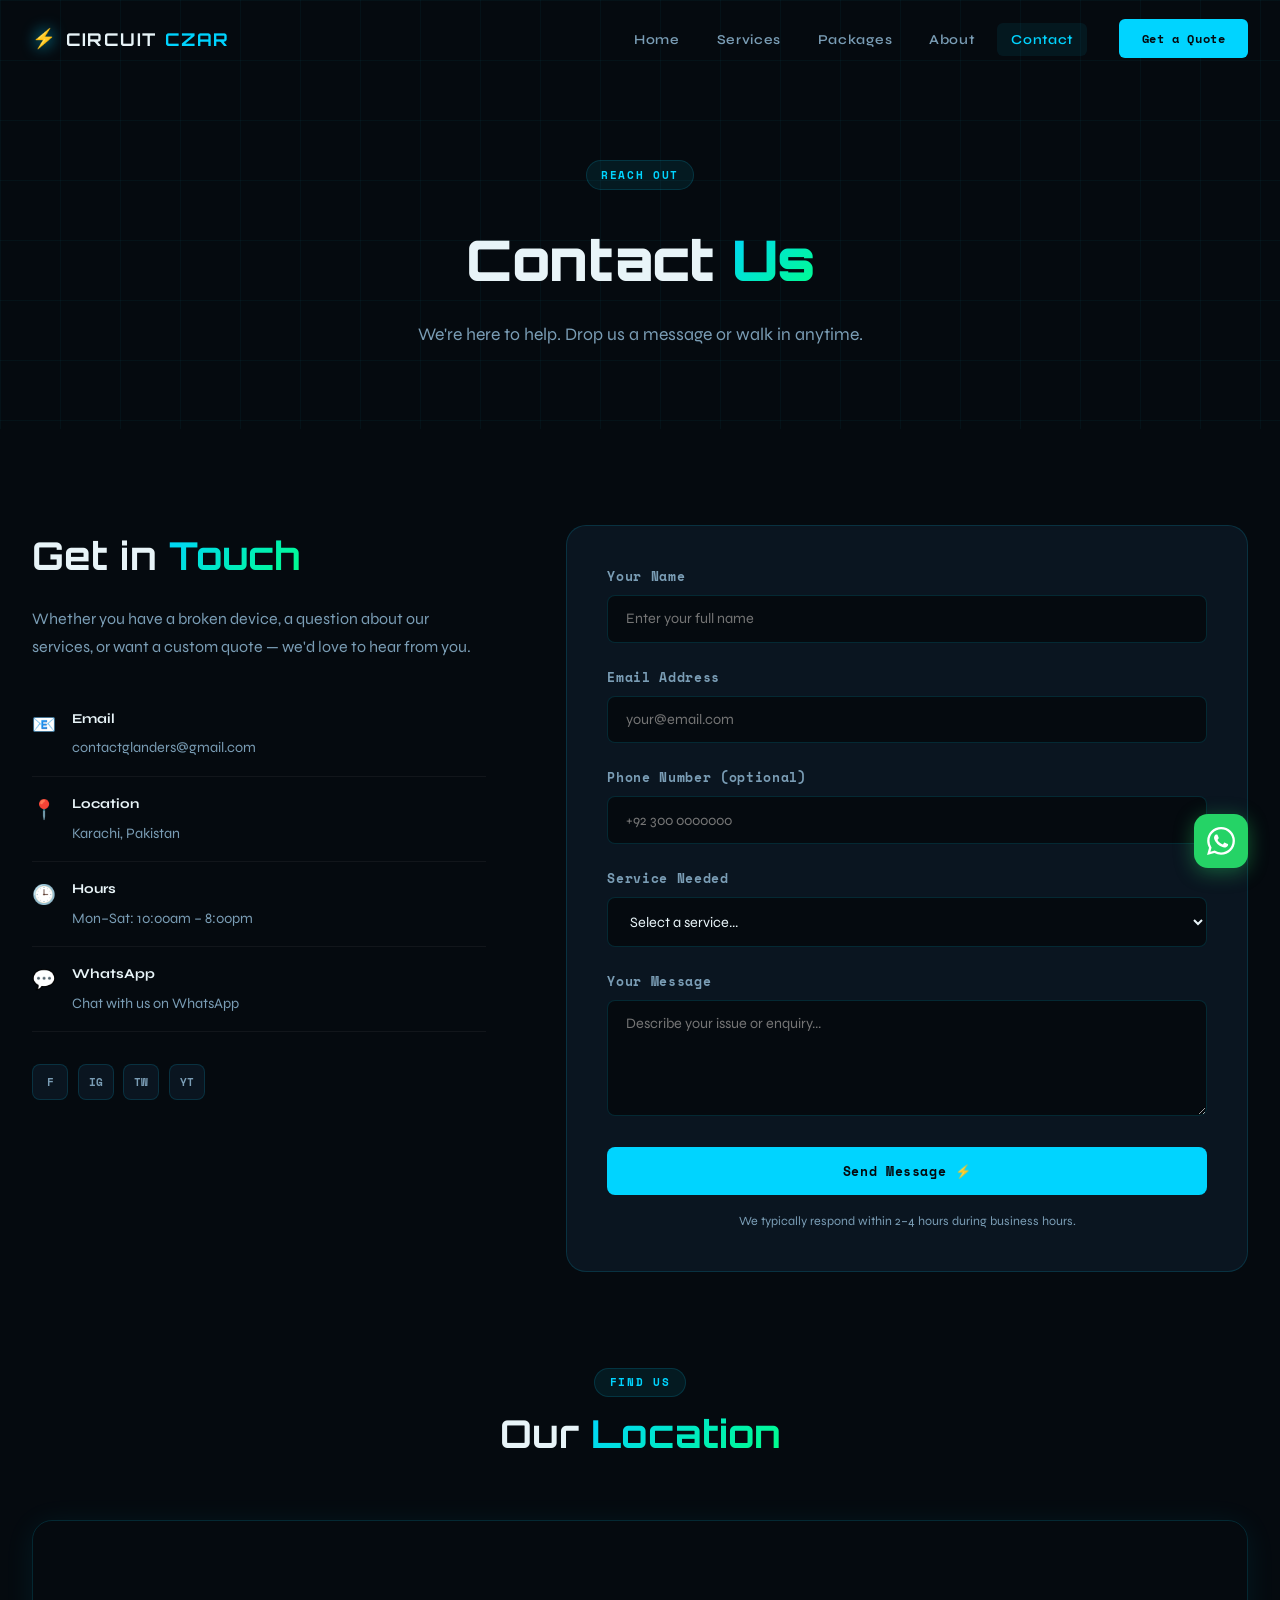
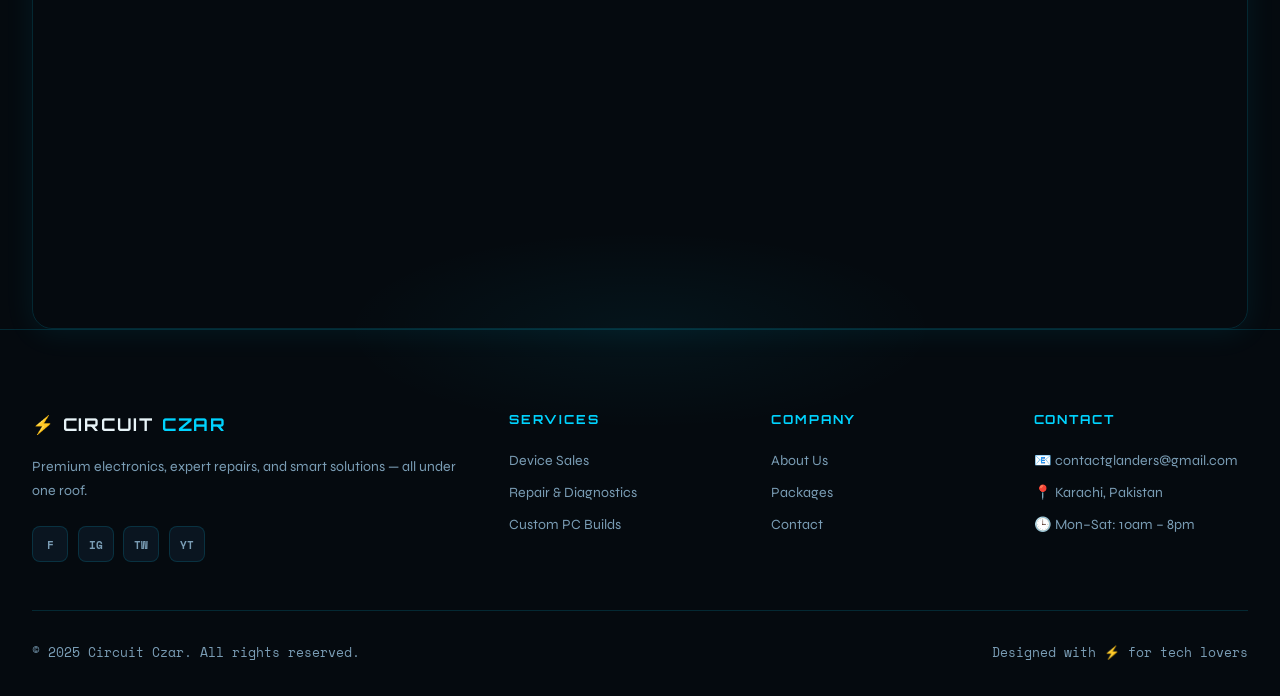
<file: contact.html>
<!DOCTYPE html>
<html lang="en">
<head>
  <meta charset="UTF-8" />
  <meta name="viewport" content="width=device-width, initial-scale=1.0" />
  <meta name="description" content="Contact Circuit Czar — Get in touch for repairs, device sales, or a free consultation." />
  <title>Contact Us | Circuit Czar</title>
  <link rel="stylesheet" href="style.css" />
  <link href="https://fonts.googleapis.com/css2?family=Orbitron:wght@400;600;700;900&family=Syne:wght@400;500;600;700&family=Space+Mono:wght@400;700&display=swap" rel="stylesheet" />
</head>
<body>

<nav id="navbar">
  <div class="nav-container">
    <a href="index.html" class="nav-logo"><span class="logo-icon">⚡</span>CIRCUIT<span>CZAR</span></a>
    <ul class="nav-links" id="navLinks">
      <li><a href="index.html">Home</a></li>
      <li><a href="services.html">Services</a></li>
      <li><a href="packages.html">Packages</a></li>
      <li><a href="about.html">About</a></li>
      <li><a href="contact.html" class="active">Contact</a></li>
    </ul>
    <a href="contact.html" class="nav-cta">Get a Quote</a>
    <button class="hamburger" id="hamburger" aria-label="Menu"><span></span><span></span><span></span></button>
  </div>
</nav>

<section class="page-hero">
  <div class="hero-bg"><div class="grid-overlay"></div></div>
  <div class="container">
    <div class="page-hero-content reveal">
      <div class="section-tag">Reach Out</div>
      <h1>Contact <span class="accent-text">Us</span></h1>
      <p>We're here to help. Drop us a message or walk in anytime.</p>
    </div>
  </div>
</section>

<!-- CONTACT SECTION -->
<section class="section contact-section">
  <div class="container">
    <div class="contact-grid">

      <!-- INFO -->
      <div class="contact-info reveal">
        <h2>Get in <span class="accent-text">Touch</span></h2>
        <p>Whether you have a broken device, a question about our services, or want a custom quote — we'd love to hear from you.</p>
        <div class="info-item">
          <div class="info-icon">📧</div>
          <div>
            <strong>Email</strong>
            <a href="mailto:contactglanders@gmail.com">contactglanders@gmail.com</a>
          </div>
        </div>
        <div class="info-item">
          <div class="info-icon">📍</div>
          <div>
            <strong>Location</strong>
            <span>Karachi, Pakistan</span>
          </div>
        </div>
        <div class="info-item">
          <div class="info-icon">🕒</div>
          <div>
            <strong>Hours</strong>
            <span>Mon–Sat: 10:00am – 8:00pm</span>
          </div>
        </div>
        <div class="info-item">
          <div class="info-icon">💬</div>
          <div>
            <strong>WhatsApp</strong>
            <a href="https://wa.me/+92300000000" target="_blank" rel="noopener">Chat with us on WhatsApp</a>
          </div>
        </div>
        <div class="social-links" style="margin-top:2rem">
          <a href="#" aria-label="Facebook">f</a>
          <a href="#" aria-label="Instagram">ig</a>
          <a href="#" aria-label="Twitter">tw</a>
          <a href="#" aria-label="YouTube">yt</a>
        </div>
      </div>

      <!-- FORM -->
      <div class="contact-form-wrap reveal">
        <form class="contact-form" id="contactForm" action="mailto:contactglanders@gmail.com" method="post" enctype="text/plain">
          <div class="form-group">
            <label for="name">Your Name</label>
            <input type="text" id="name" name="name" placeholder="Enter your full name" required />
          </div>
          <div class="form-group">
            <label for="email">Email Address</label>
            <input type="email" id="email" name="email" placeholder="your@email.com" required />
          </div>
          <div class="form-group">
            <label for="phone">Phone Number (optional)</label>
            <input type="tel" id="phone" name="phone" placeholder="+92 300 0000000" />
          </div>
          <div class="form-group">
            <label for="service">Service Needed</label>
            <select id="service" name="service">
              <option value="">Select a service...</option>
              <option>Device Repair</option>
              <option>Device Purchase</option>
              <option>Custom PC Build</option>
              <option>Smart Home Setup</option>
              <option>Data Recovery</option>
              <option>Warranty / Support Plan</option>
              <option>Other</option>
            </select>
          </div>
          <div class="form-group">
            <label for="message">Your Message</label>
            <textarea id="message" name="message" rows="5" placeholder="Describe your issue or enquiry..." required></textarea>
          </div>
          <button type="submit" class="btn-primary full-width" style="border:none;cursor:pointer">Send Message ⚡</button>
          <p class="form-note">We typically respond within 2–4 hours during business hours.</p>
        </form>
      </div>

    </div>
  </div>
</section>

<!-- MAP -->
<section class="map-section">
  <div class="container">
    <div class="section-header reveal">
      <div class="section-tag">Find Us</div>
      <h2>Our <span class="accent-text">Location</span></h2>
    </div>
    <div class="map-wrap reveal">
      <iframe
        src="https://www.google.com/maps/embed?pb=!1m18!1m12!1m3!1d231873.45609966878!2d66.86900957261884!3d24.860734456261507!2m3!1f0!2f0!3f0!3m2!1i1024!2i768!4f13.1!3m3!1m2!1s0x3eb33e06651d4bbf%3A0x9cf92f44555a0c23!2sKarachi%2C%20Karachi%20City%2C%20Sindh%2C%20Pakistan!5e0!3m2!1sen!2s!4v1700000000000!5m2!1sen!2s"
        width="100%"
        height="400"
        style="border:0;"
        allowfullscreen=""
        loading="lazy"
        referrerpolicy="no-referrer-when-downgrade"
        title="Circuit Czar Location">
      </iframe>
    </div>
  </div>
</section>

<footer class="footer">
  <div class="footer-glow"></div>
  <div class="container">
    <div class="footer-grid">
      <div class="footer-brand">
        <a href="index.html" class="nav-logo">⚡ CIRCUIT<span>CZAR</span></a>
        <p>Premium electronics, expert repairs, and smart solutions — all under one roof.</p>
        <div class="social-links">
          <a href="#" aria-label="Facebook">f</a>
          <a href="#" aria-label="Instagram">ig</a>
          <a href="#" aria-label="Twitter">tw</a>
          <a href="#" aria-label="YouTube">yt</a>
        </div>
      </div>
      <div class="footer-col">
        <h4>Services</h4>
        <ul>
          <li><a href="services.html">Device Sales</a></li>
          <li><a href="services.html">Repair & Diagnostics</a></li>
          <li><a href="services.html">Custom PC Builds</a></li>
        </ul>
      </div>
      <div class="footer-col">
        <h4>Company</h4>
        <ul>
          <li><a href="about.html">About Us</a></li>
          <li><a href="packages.html">Packages</a></li>
          <li><a href="contact.html">Contact</a></li>
        </ul>
      </div>
      <div class="footer-col">
        <h4>Contact</h4>
        <ul>
          <li>📧 <a href="mailto:contactglanders@gmail.com">contactglanders@gmail.com</a></li>
          <li>📍 Karachi, Pakistan</li>
          <li>🕒 Mon–Sat: 10am – 8pm</li>
        </ul>
      </div>
    </div>
    <div class="footer-bottom">
      <p>© 2025 Circuit Czar. All rights reserved.</p>
      <p>Designed with ⚡ for tech lovers</p>
    </div>
  </div>
</footer>
<button id="backToTop" aria-label="Back to top">↑</button>
<a href="https://wa.me/+92300000000" class="whatsapp-float" target="_blank" rel="noopener" aria-label="WhatsApp">
  <svg viewBox="0 0 24 24" width="28" height="28" fill="white"><path d="M17.472 14.382c-.297-.149-1.758-.867-2.03-.967-.273-.099-.471-.148-.67.15-.197.297-.767.966-.94 1.164-.173.199-.347.223-.644.075-.297-.15-1.255-.463-2.39-1.475-.883-.788-1.48-1.761-1.653-2.059-.173-.297-.018-.458.13-.606.134-.133.298-.347.446-.52.149-.174.198-.298.298-.497.099-.198.05-.371-.025-.52-.075-.149-.669-1.612-.916-2.207-.242-.579-.487-.5-.669-.51-.173-.008-.371-.01-.57-.01-.198 0-.52.074-.792.372-.272.297-1.04 1.016-1.04 2.479 0 1.462 1.065 2.875 1.213 3.074.149.198 2.096 3.2 5.077 4.487.709.306 1.262.489 1.694.625.712.227 1.36.195 1.871.118.571-.085 1.758-.719 2.006-1.413.248-.694.248-1.289.173-1.413-.074-.124-.272-.198-.57-.347m-5.421 7.403h-.004a9.87 9.87 0 01-5.031-1.378l-.361-.214-3.741.982.998-3.648-.235-.374a9.86 9.86 0 01-1.51-5.26c.001-5.45 4.436-9.884 9.888-9.884 2.64 0 5.122 1.03 6.988 2.898a9.825 9.825 0 012.893 6.994c-.003 5.45-4.437 9.884-9.885 9.884m8.413-18.297A11.815 11.815 0 0012.05 0C5.495 0 .16 5.335.157 11.892c0 2.096.547 4.142 1.588 5.945L.057 24l6.305-1.654a11.882 11.882 0 005.683 1.448h.005c6.554 0 11.89-5.335 11.893-11.893a11.821 11.821 0 00-3.48-8.413z"/></svg>
</a>
<script src="script.js"></script>
</body>
</html>
</file>
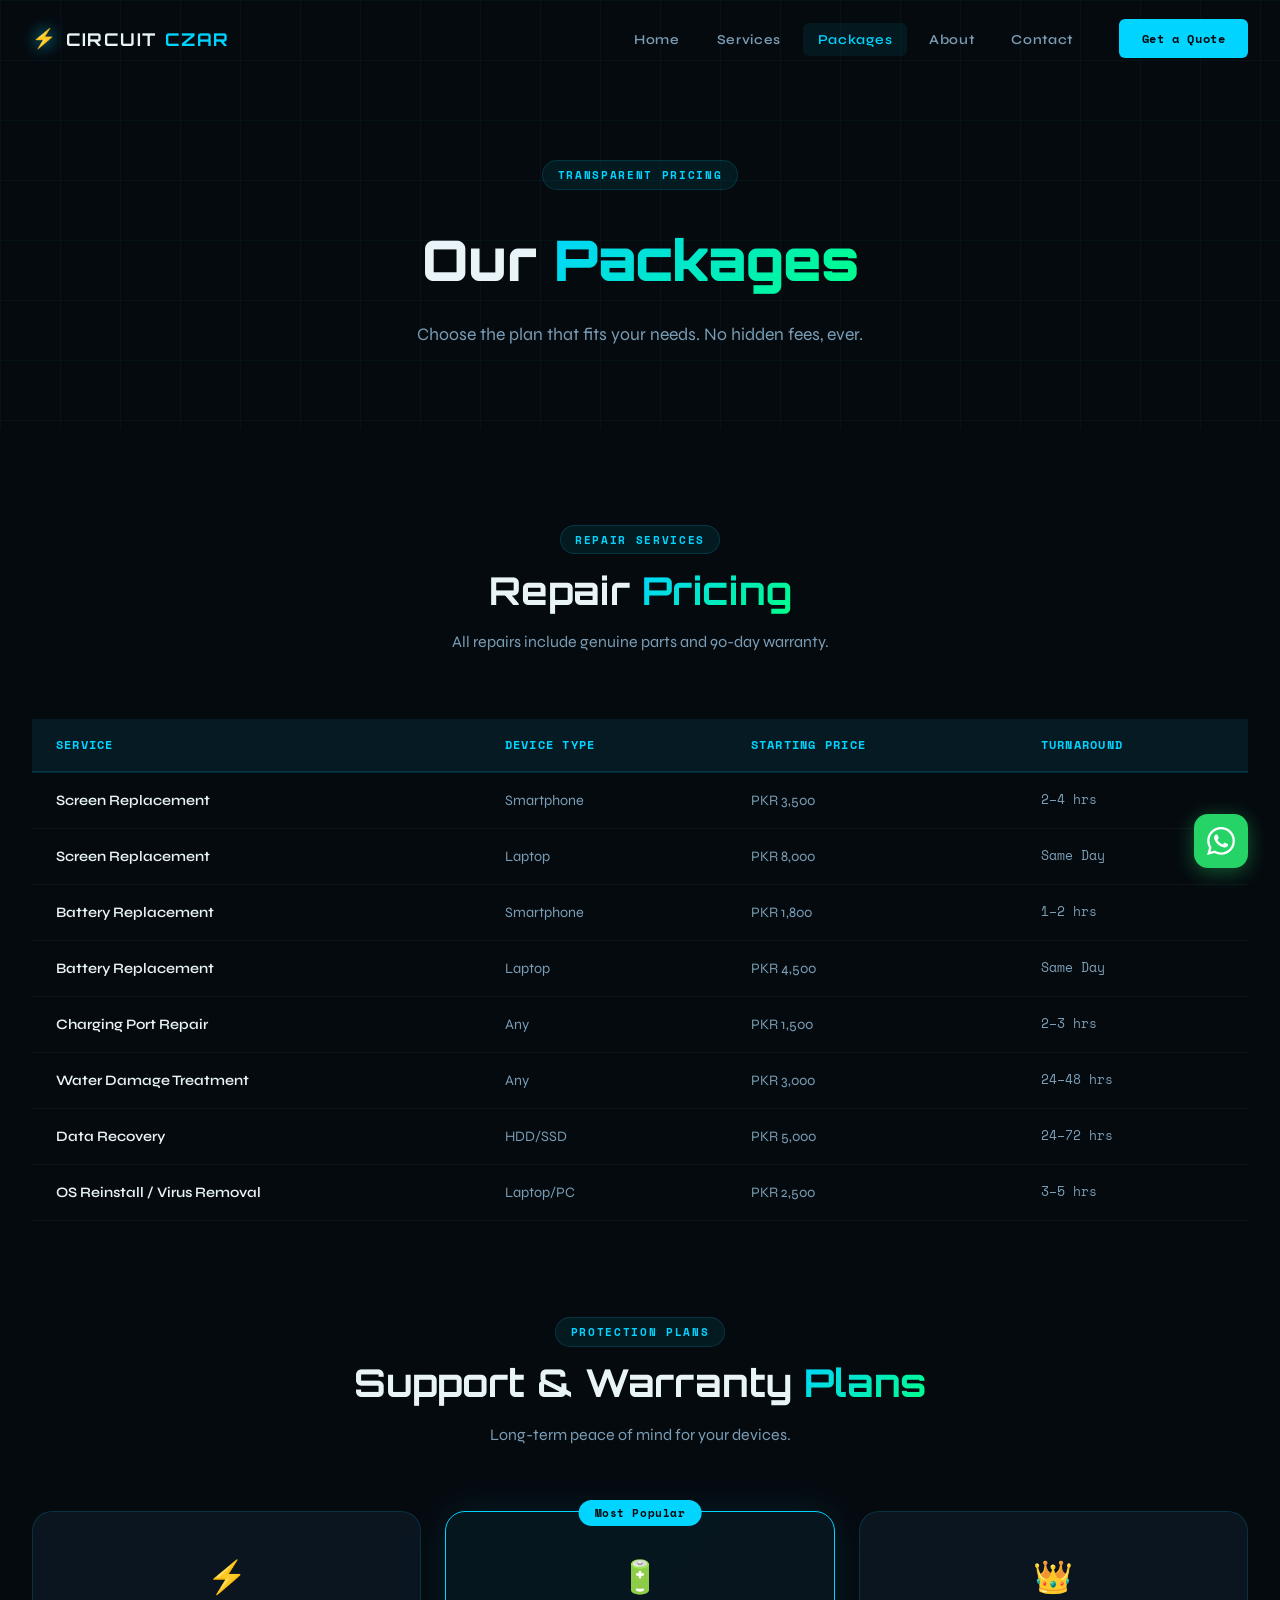
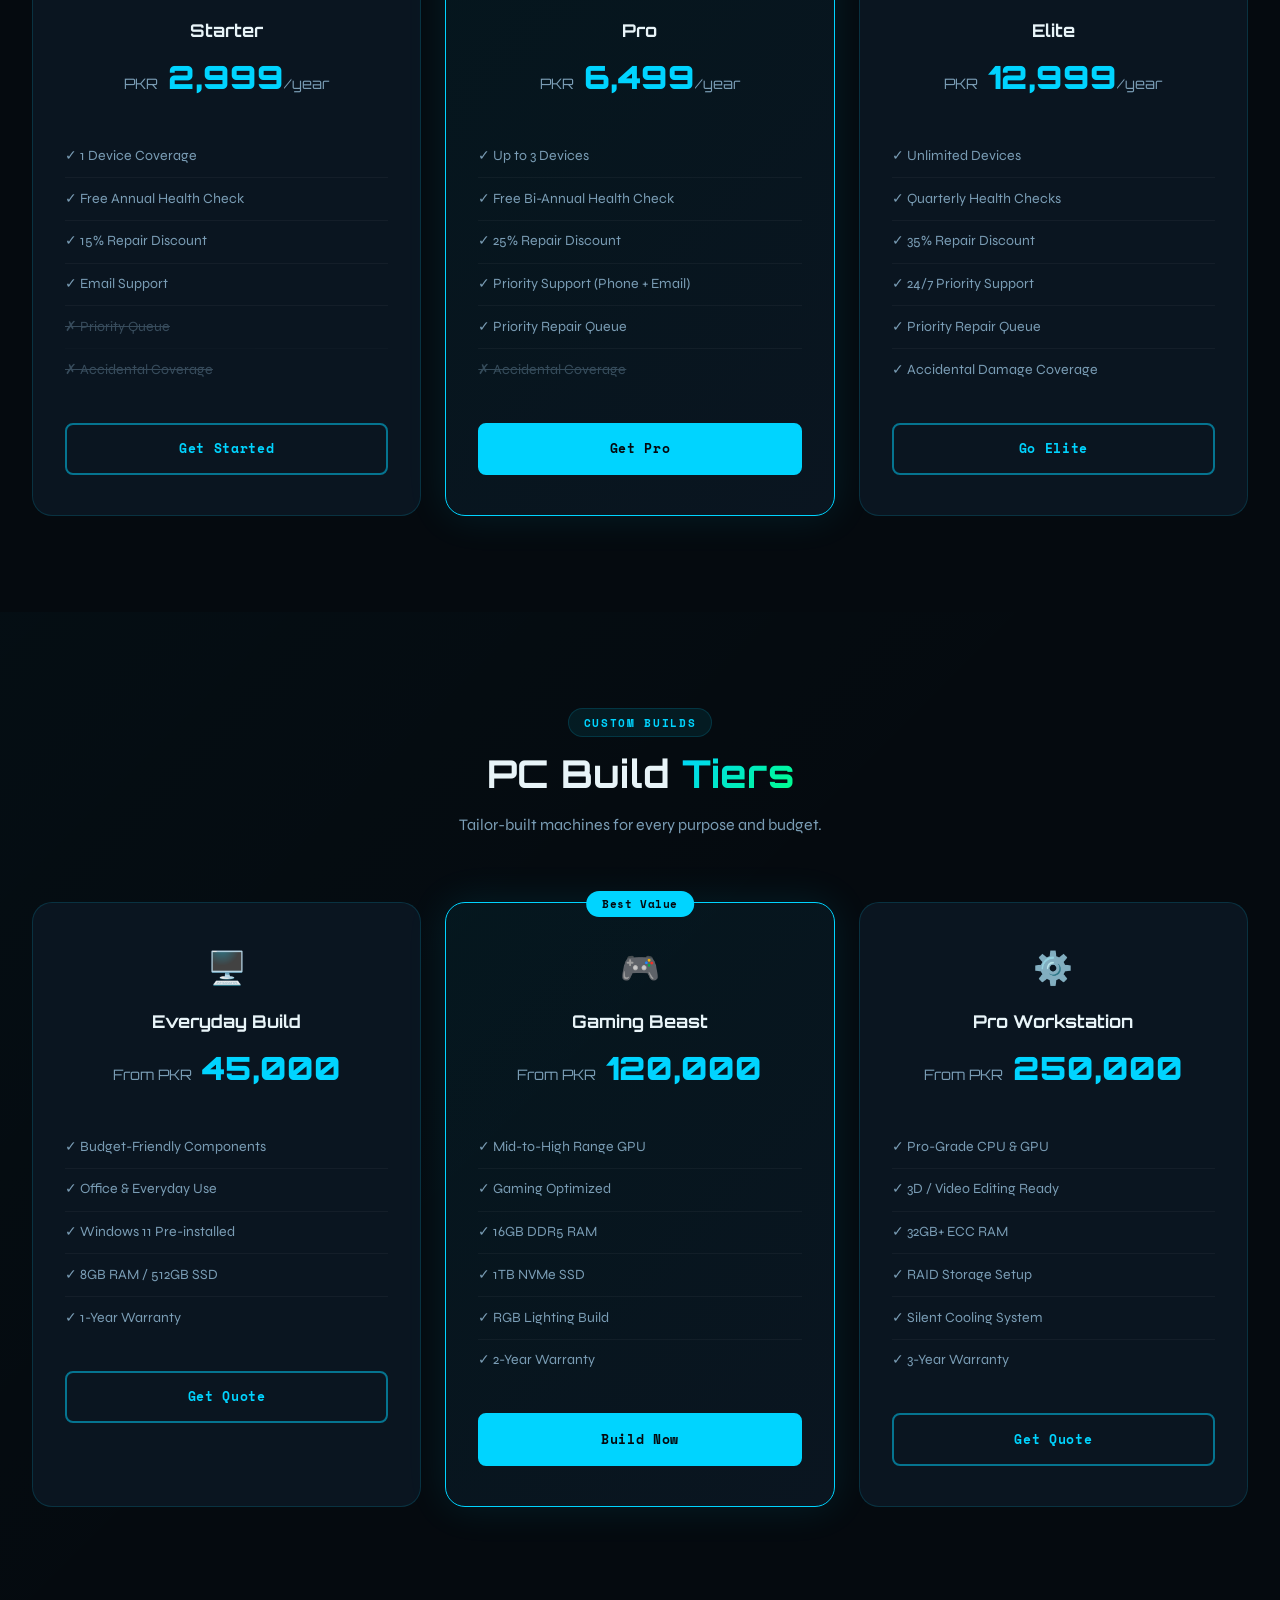
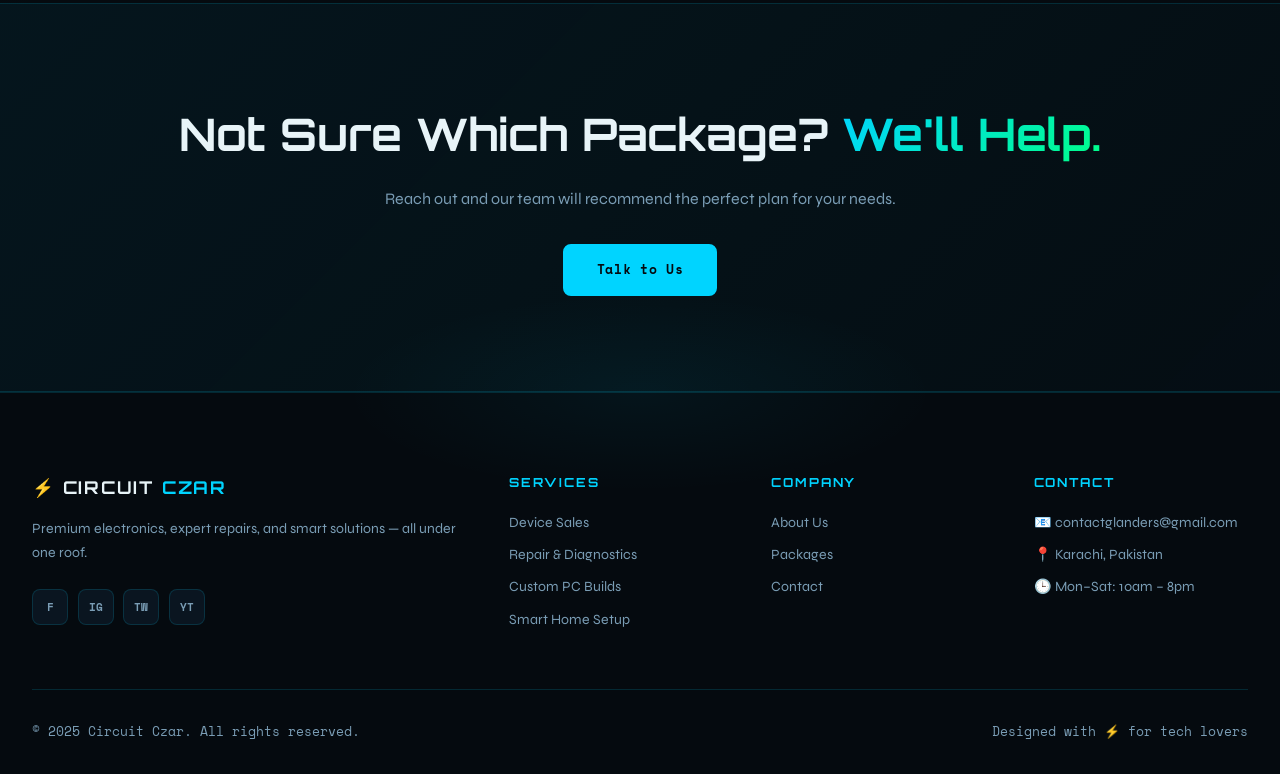
<file: packages.html>
<!DOCTYPE html>
<html lang="en">
<head>
  <meta charset="UTF-8" />
  <meta name="viewport" content="width=device-width, initial-scale=1.0" />
  <meta name="description" content="Circuit Czar Packages & Pricing — Transparent, competitive pricing for all tech services." />
  <title>Packages & Pricing | Circuit Czar</title>
  <link rel="stylesheet" href="style.css" />
  <link href="https://fonts.googleapis.com/css2?family=Orbitron:wght@400;600;700;900&family=Syne:wght@400;500;600;700&family=Space+Mono:wght@400;700&display=swap" rel="stylesheet" />
</head>
<body>

<nav id="navbar">
  <div class="nav-container">
    <a href="index.html" class="nav-logo"><span class="logo-icon">⚡</span>CIRCUIT<span>CZAR</span></a>
    <ul class="nav-links" id="navLinks">
      <li><a href="index.html">Home</a></li>
      <li><a href="services.html">Services</a></li>
      <li><a href="packages.html" class="active">Packages</a></li>
      <li><a href="about.html">About</a></li>
      <li><a href="contact.html">Contact</a></li>
    </ul>
    <a href="contact.html" class="nav-cta">Get a Quote</a>
    <button class="hamburger" id="hamburger" aria-label="Menu"><span></span><span></span><span></span></button>
  </div>
</nav>

<section class="page-hero">
  <div class="hero-bg"><div class="grid-overlay"></div></div>
  <div class="container">
    <div class="page-hero-content reveal">
      <div class="section-tag">Transparent Pricing</div>
      <h1>Our <span class="accent-text">Packages</span></h1>
      <p>Choose the plan that fits your needs. No hidden fees, ever.</p>
    </div>
  </div>
</section>

<!-- REPAIR PRICING -->
<section class="section">
  <div class="container">
    <div class="section-header reveal">
      <div class="section-tag">Repair Services</div>
      <h2>Repair <span class="accent-text">Pricing</span></h2>
      <p>All repairs include genuine parts and 90-day warranty.</p>
    </div>
    <div class="pricing-table reveal">
      <table>
        <thead>
          <tr>
            <th>Service</th>
            <th>Device Type</th>
            <th>Starting Price</th>
            <th>Turnaround</th>
          </tr>
        </thead>
        <tbody>
          <tr><td>Screen Replacement</td><td>Smartphone</td><td>PKR 3,500</td><td>2–4 hrs</td></tr>
          <tr><td>Screen Replacement</td><td>Laptop</td><td>PKR 8,000</td><td>Same Day</td></tr>
          <tr><td>Battery Replacement</td><td>Smartphone</td><td>PKR 1,800</td><td>1–2 hrs</td></tr>
          <tr><td>Battery Replacement</td><td>Laptop</td><td>PKR 4,500</td><td>Same Day</td></tr>
          <tr><td>Charging Port Repair</td><td>Any</td><td>PKR 1,500</td><td>2–3 hrs</td></tr>
          <tr><td>Water Damage Treatment</td><td>Any</td><td>PKR 3,000</td><td>24–48 hrs</td></tr>
          <tr><td>Data Recovery</td><td>HDD/SSD</td><td>PKR 5,000</td><td>24–72 hrs</td></tr>
          <tr><td>OS Reinstall / Virus Removal</td><td>Laptop/PC</td><td>PKR 2,500</td><td>3–5 hrs</td></tr>
        </tbody>
      </table>
    </div>
  </div>
</section>

<!-- SUPPORT PLANS -->
<section class="section" style="padding-top:0">
  <div class="container">
    <div class="section-header reveal">
      <div class="section-tag">Protection Plans</div>
      <h2>Support & Warranty <span class="accent-text">Plans</span></h2>
      <p>Long-term peace of mind for your devices.</p>
    </div>
    <div class="plans-grid">

      <div class="plan-card reveal" style="--delay:0.1s">
        <div class="plan-header">
          <div class="plan-icon">⚡</div>
          <h3>Starter</h3>
          <div class="plan-price"><span>PKR</span> 2,999<span class="plan-period">/year</span></div>
        </div>
        <ul class="plan-features">
          <li>✓ 1 Device Coverage</li>
          <li>✓ Free Annual Health Check</li>
          <li>✓ 15% Repair Discount</li>
          <li>✓ Email Support</li>
          <li class="disabled">✗ Priority Queue</li>
          <li class="disabled">✗ Accidental Coverage</li>
        </ul>
        <a href="contact.html" class="btn-ghost full-width">Get Started</a>
      </div>

      <div class="plan-card popular reveal" style="--delay:0.2s">
        <div class="popular-badge">Most Popular</div>
        <div class="plan-header">
          <div class="plan-icon">🔋</div>
          <h3>Pro</h3>
          <div class="plan-price"><span>PKR</span> 6,499<span class="plan-period">/year</span></div>
        </div>
        <ul class="plan-features">
          <li>✓ Up to 3 Devices</li>
          <li>✓ Free Bi-Annual Health Check</li>
          <li>✓ 25% Repair Discount</li>
          <li>✓ Priority Support (Phone + Email)</li>
          <li>✓ Priority Repair Queue</li>
          <li class="disabled">✗ Accidental Coverage</li>
        </ul>
        <a href="contact.html" class="btn-primary full-width">Get Pro</a>
      </div>

      <div class="plan-card reveal" style="--delay:0.3s">
        <div class="plan-header">
          <div class="plan-icon">👑</div>
          <h3>Elite</h3>
          <div class="plan-price"><span>PKR</span> 12,999<span class="plan-period">/year</span></div>
        </div>
        <ul class="plan-features">
          <li>✓ Unlimited Devices</li>
          <li>✓ Quarterly Health Checks</li>
          <li>✓ 35% Repair Discount</li>
          <li>✓ 24/7 Priority Support</li>
          <li>✓ Priority Repair Queue</li>
          <li>✓ Accidental Damage Coverage</li>
        </ul>
        <a href="contact.html" class="btn-ghost full-width">Go Elite</a>
      </div>

    </div>
  </div>
</section>

<!-- CUSTOM PC PACKAGES -->
<section class="section pc-packages">
  <div class="container">
    <div class="section-header reveal">
      <div class="section-tag">Custom Builds</div>
      <h2>PC Build <span class="accent-text">Tiers</span></h2>
      <p>Tailor-built machines for every purpose and budget.</p>
    </div>
    <div class="plans-grid">
      <div class="plan-card reveal" style="--delay:0.1s">
        <div class="plan-header">
          <div class="plan-icon">🖥️</div>
          <h3>Everyday Build</h3>
          <div class="plan-price"><span>From PKR</span> 45,000</div>
        </div>
        <ul class="plan-features">
          <li>✓ Budget-Friendly Components</li>
          <li>✓ Office & Everyday Use</li>
          <li>✓ Windows 11 Pre-installed</li>
          <li>✓ 8GB RAM / 512GB SSD</li>
          <li>✓ 1-Year Warranty</li>
        </ul>
        <a href="contact.html" class="btn-ghost full-width">Get Quote</a>
      </div>
      <div class="plan-card popular reveal" style="--delay:0.2s">
        <div class="popular-badge">Best Value</div>
        <div class="plan-header">
          <div class="plan-icon">🎮</div>
          <h3>Gaming Beast</h3>
          <div class="plan-price"><span>From PKR</span> 120,000</div>
        </div>
        <ul class="plan-features">
          <li>✓ Mid-to-High Range GPU</li>
          <li>✓ Gaming Optimized</li>
          <li>✓ 16GB DDR5 RAM</li>
          <li>✓ 1TB NVMe SSD</li>
          <li>✓ RGB Lighting Build</li>
          <li>✓ 2-Year Warranty</li>
        </ul>
        <a href="contact.html" class="btn-primary full-width">Build Now</a>
      </div>
      <div class="plan-card reveal" style="--delay:0.3s">
        <div class="plan-header">
          <div class="plan-icon">⚙️</div>
          <h3>Pro Workstation</h3>
          <div class="plan-price"><span>From PKR</span> 250,000</div>
        </div>
        <ul class="plan-features">
          <li>✓ Pro-Grade CPU & GPU</li>
          <li>✓ 3D / Video Editing Ready</li>
          <li>✓ 32GB+ ECC RAM</li>
          <li>✓ RAID Storage Setup</li>
          <li>✓ Silent Cooling System</li>
          <li>✓ 3-Year Warranty</li>
        </ul>
        <a href="contact.html" class="btn-ghost full-width">Get Quote</a>
      </div>
    </div>
  </div>
</section>

<section class="cta-banner">
  <div class="cta-bg"></div>
  <div class="container">
    <div class="cta-content reveal">
      <h2>Not Sure Which Package? <span class="accent-text">We'll Help.</span></h2>
      <p>Reach out and our team will recommend the perfect plan for your needs.</p>
      <a href="contact.html" class="btn-primary">Talk to Us</a>
    </div>
  </div>
</section>

<footer class="footer">
  <div class="footer-glow"></div>
  <div class="container">
    <div class="footer-grid">
      <div class="footer-brand">
        <a href="index.html" class="nav-logo">⚡ CIRCUIT<span>CZAR</span></a>
        <p>Premium electronics, expert repairs, and smart solutions — all under one roof.</p>
        <div class="social-links">
          <a href="#" aria-label="Facebook">f</a>
          <a href="#" aria-label="Instagram">ig</a>
          <a href="#" aria-label="Twitter">tw</a>
          <a href="#" aria-label="YouTube">yt</a>
        </div>
      </div>
      <div class="footer-col">
        <h4>Services</h4>
        <ul>
          <li><a href="services.html">Device Sales</a></li>
          <li><a href="services.html">Repair & Diagnostics</a></li>
          <li><a href="services.html">Custom PC Builds</a></li>
          <li><a href="services.html">Smart Home Setup</a></li>
        </ul>
      </div>
      <div class="footer-col">
        <h4>Company</h4>
        <ul>
          <li><a href="about.html">About Us</a></li>
          <li><a href="packages.html">Packages</a></li>
          <li><a href="contact.html">Contact</a></li>
        </ul>
      </div>
      <div class="footer-col">
        <h4>Contact</h4>
        <ul>
          <li>📧 <a href="mailto:contactglanders@gmail.com">contactglanders@gmail.com</a></li>
          <li>📍 Karachi, Pakistan</li>
          <li>🕒 Mon–Sat: 10am – 8pm</li>
        </ul>
      </div>
    </div>
    <div class="footer-bottom">
      <p>© 2025 Circuit Czar. All rights reserved.</p>
      <p>Designed with ⚡ for tech lovers</p>
    </div>
  </div>
</footer>
<button id="backToTop" aria-label="Back to top">↑</button>
<a href="https://wa.me/+92300000000" class="whatsapp-float" target="_blank" rel="noopener" aria-label="WhatsApp">
  <svg viewBox="0 0 24 24" width="28" height="28" fill="white"><path d="M17.472 14.382c-.297-.149-1.758-.867-2.03-.967-.273-.099-.471-.148-.67.15-.197.297-.767.966-.94 1.164-.173.199-.347.223-.644.075-.297-.15-1.255-.463-2.39-1.475-.883-.788-1.48-1.761-1.653-2.059-.173-.297-.018-.458.13-.606.134-.133.298-.347.446-.52.149-.174.198-.298.298-.497.099-.198.05-.371-.025-.52-.075-.149-.669-1.612-.916-2.207-.242-.579-.487-.5-.669-.51-.173-.008-.371-.01-.57-.01-.198 0-.52.074-.792.372-.272.297-1.04 1.016-1.04 2.479 0 1.462 1.065 2.875 1.213 3.074.149.198 2.096 3.2 5.077 4.487.709.306 1.262.489 1.694.625.712.227 1.36.195 1.871.118.571-.085 1.758-.719 2.006-1.413.248-.694.248-1.289.173-1.413-.074-.124-.272-.198-.57-.347m-5.421 7.403h-.004a9.87 9.87 0 01-5.031-1.378l-.361-.214-3.741.982.998-3.648-.235-.374a9.86 9.86 0 01-1.51-5.26c.001-5.45 4.436-9.884 9.888-9.884 2.64 0 5.122 1.03 6.988 2.898a9.825 9.825 0 012.893 6.994c-.003 5.45-4.437 9.884-9.885 9.884m8.413-18.297A11.815 11.815 0 0012.05 0C5.495 0 .16 5.335.157 11.892c0 2.096.547 4.142 1.588 5.945L.057 24l6.305-1.654a11.882 11.882 0 005.683 1.448h.005c6.554 0 11.89-5.335 11.893-11.893a11.821 11.821 0 00-3.48-8.413z"/></svg>
</a>
<script src="script.js"></script>
</body>
</html>
</file>
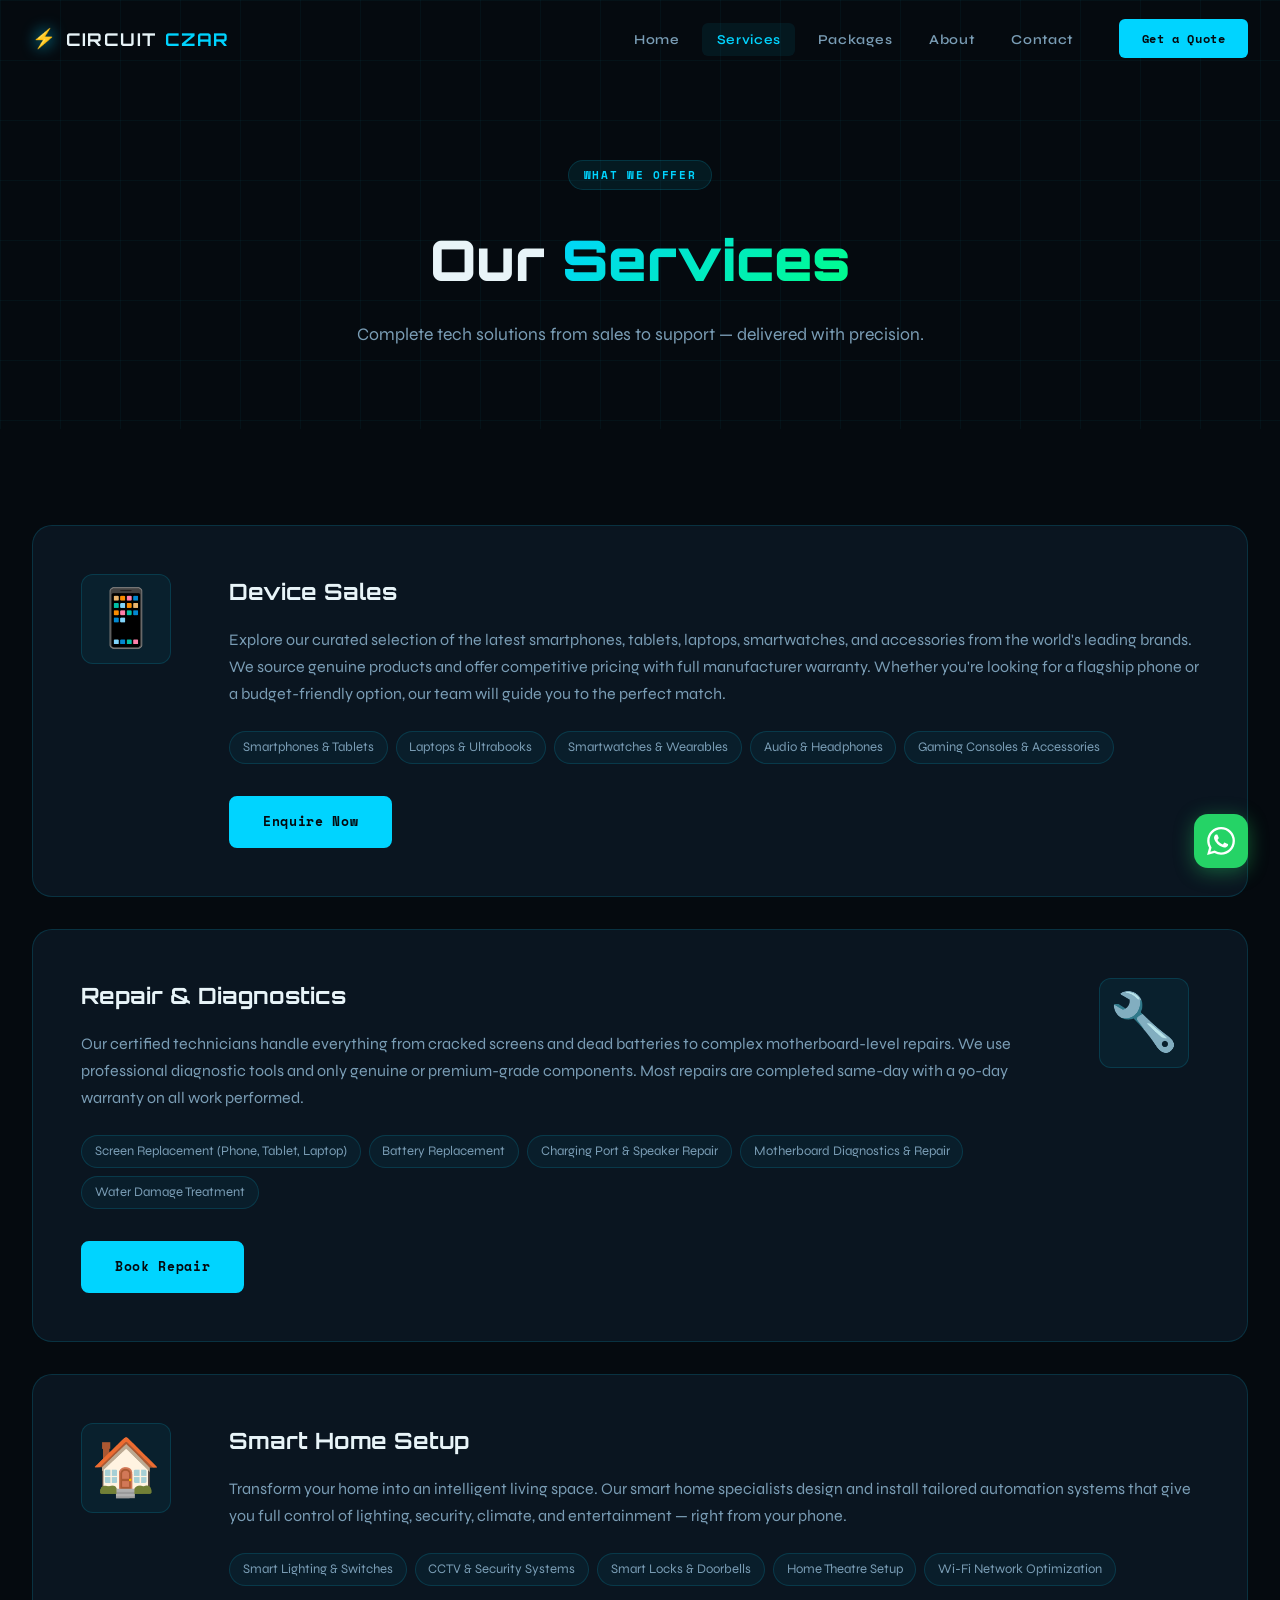
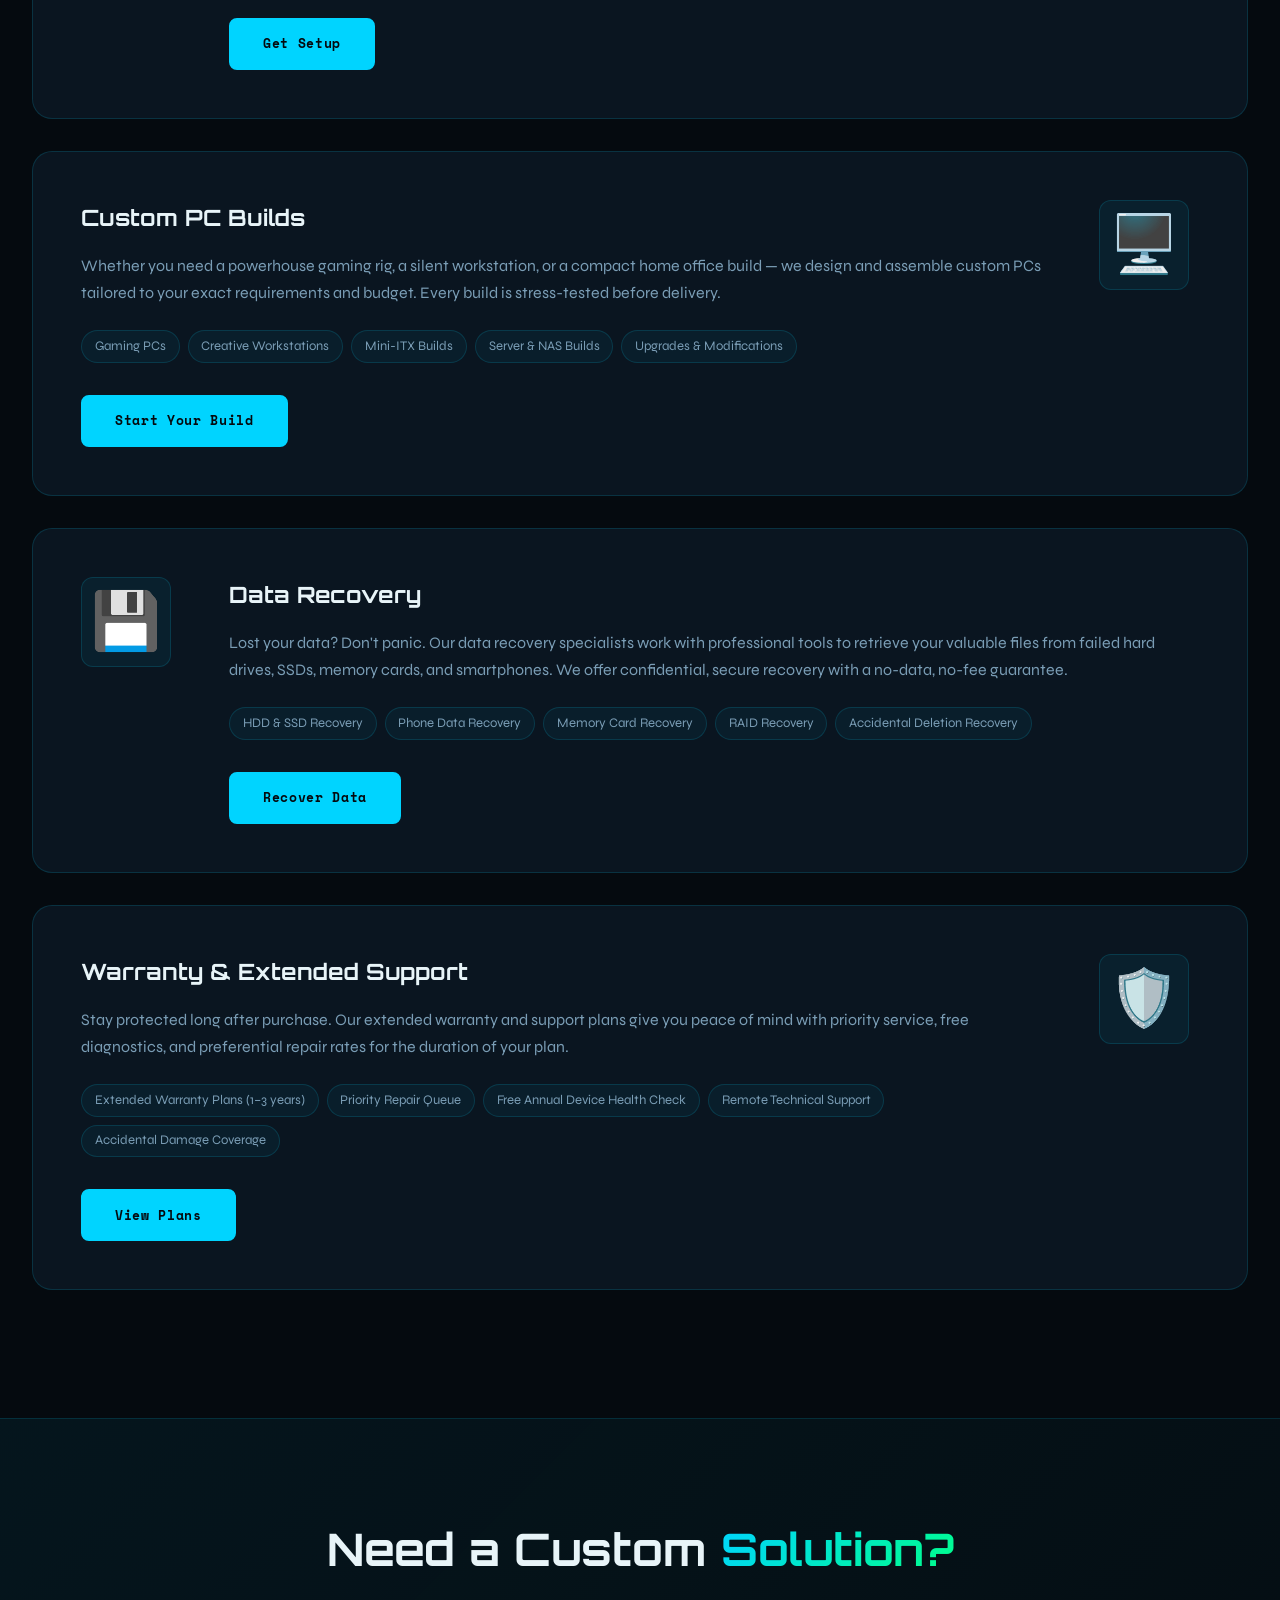
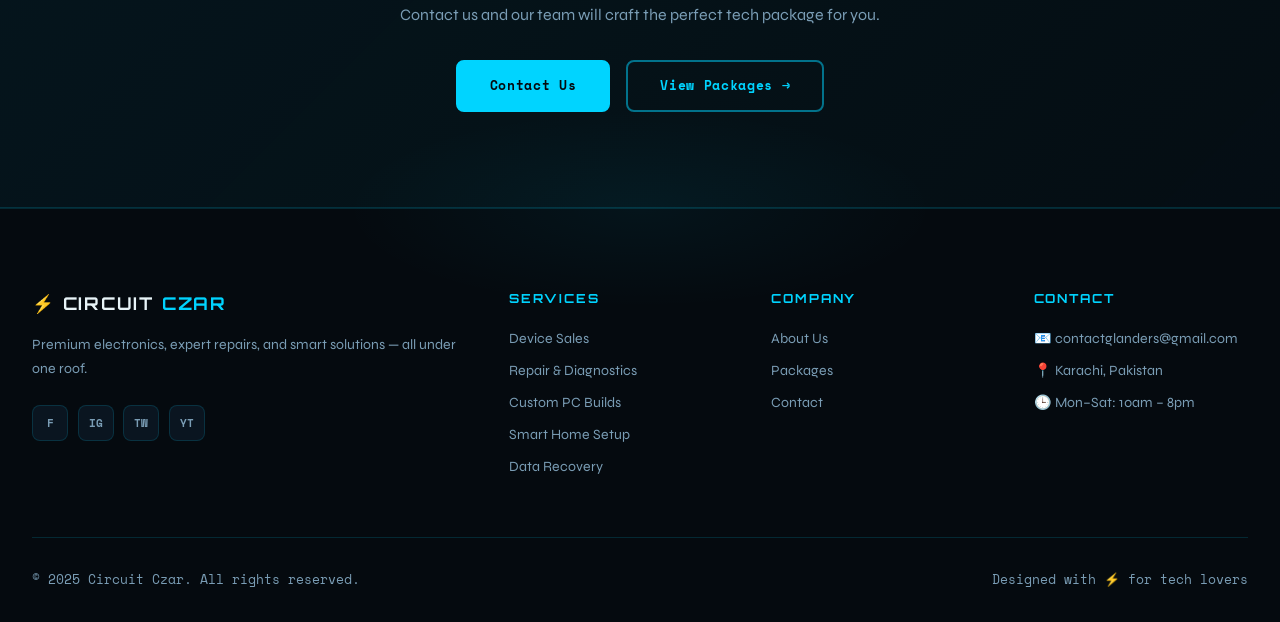
<file: services.html>
<!DOCTYPE html>
<html lang="en">
<head>
  <meta charset="UTF-8" />
  <meta name="viewport" content="width=device-width, initial-scale=1.0" />
  <meta name="description" content="Circuit Czar Services — Device sales, expert repairs, smart home setup, custom PC builds, data recovery and more." />
  <title>Services | Circuit Czar</title>
  <link rel="stylesheet" href="style.css" />
  <link href="https://fonts.googleapis.com/css2?family=Orbitron:wght@400;600;700;900&family=Syne:wght@400;500;600;700&family=Space+Mono:wght@400;700&display=swap" rel="stylesheet" />
</head>
<body>

<!-- NAV -->
<nav id="navbar">
  <div class="nav-container">
    <a href="index.html" class="nav-logo"><span class="logo-icon">⚡</span>CIRCUIT<span>CZAR</span></a>
    <ul class="nav-links" id="navLinks">
      <li><a href="index.html">Home</a></li>
      <li><a href="services.html" class="active">Services</a></li>
      <li><a href="packages.html">Packages</a></li>
      <li><a href="about.html">About</a></li>
      <li><a href="contact.html">Contact</a></li>
    </ul>
    <a href="contact.html" class="nav-cta">Get a Quote</a>
    <button class="hamburger" id="hamburger" aria-label="Menu"><span></span><span></span><span></span></button>
  </div>
</nav>

<!-- PAGE HERO -->
<section class="page-hero">
  <div class="hero-bg"><div class="grid-overlay"></div></div>
  <div class="container">
    <div class="page-hero-content reveal">
      <div class="section-tag">What We Offer</div>
      <h1>Our <span class="accent-text">Services</span></h1>
      <p>Complete tech solutions from sales to support — delivered with precision.</p>
    </div>
  </div>
</section>

<!-- SERVICES FULL LIST -->
<section class="section">
  <div class="container">

    <div class="service-full-card reveal">
      <div class="sfc-icon">📱</div>
      <div class="sfc-content">
        <h2>Device Sales</h2>
        <p>Explore our curated selection of the latest smartphones, tablets, laptops, smartwatches, and accessories from the world's leading brands. We source genuine products and offer competitive pricing with full manufacturer warranty. Whether you're looking for a flagship phone or a budget-friendly option, our team will guide you to the perfect match.</p>
        <ul class="sfc-list">
          <li>Smartphones & Tablets</li>
          <li>Laptops & Ultrabooks</li>
          <li>Smartwatches & Wearables</li>
          <li>Audio & Headphones</li>
          <li>Gaming Consoles & Accessories</li>
        </ul>
        <a href="contact.html" class="btn-primary">Enquire Now</a>
      </div>
    </div>

    <div class="service-full-card reveal reverse">
      <div class="sfc-icon">🔧</div>
      <div class="sfc-content">
        <h2>Repair & Diagnostics</h2>
        <p>Our certified technicians handle everything from cracked screens and dead batteries to complex motherboard-level repairs. We use professional diagnostic tools and only genuine or premium-grade components. Most repairs are completed same-day with a 90-day warranty on all work performed.</p>
        <ul class="sfc-list">
          <li>Screen Replacement (Phone, Tablet, Laptop)</li>
          <li>Battery Replacement</li>
          <li>Charging Port & Speaker Repair</li>
          <li>Motherboard Diagnostics & Repair</li>
          <li>Water Damage Treatment</li>
        </ul>
        <a href="contact.html" class="btn-primary">Book Repair</a>
      </div>
    </div>

    <div class="service-full-card reveal">
      <div class="sfc-icon">🏠</div>
      <div class="sfc-content">
        <h2>Smart Home Setup</h2>
        <p>Transform your home into an intelligent living space. Our smart home specialists design and install tailored automation systems that give you full control of lighting, security, climate, and entertainment — right from your phone.</p>
        <ul class="sfc-list">
          <li>Smart Lighting & Switches</li>
          <li>CCTV & Security Systems</li>
          <li>Smart Locks & Doorbells</li>
          <li>Home Theatre Setup</li>
          <li>Wi-Fi Network Optimization</li>
        </ul>
        <a href="contact.html" class="btn-primary">Get Setup</a>
      </div>
    </div>

    <div class="service-full-card reveal reverse">
      <div class="sfc-icon">🖥️</div>
      <div class="sfc-content">
        <h2>Custom PC Builds</h2>
        <p>Whether you need a powerhouse gaming rig, a silent workstation, or a compact home office build — we design and assemble custom PCs tailored to your exact requirements and budget. Every build is stress-tested before delivery.</p>
        <ul class="sfc-list">
          <li>Gaming PCs</li>
          <li>Creative Workstations</li>
          <li>Mini-ITX Builds</li>
          <li>Server & NAS Builds</li>
          <li>Upgrades & Modifications</li>
        </ul>
        <a href="contact.html" class="btn-primary">Start Your Build</a>
      </div>
    </div>

    <div class="service-full-card reveal">
      <div class="sfc-icon">💾</div>
      <div class="sfc-content">
        <h2>Data Recovery</h2>
        <p>Lost your data? Don't panic. Our data recovery specialists work with professional tools to retrieve your valuable files from failed hard drives, SSDs, memory cards, and smartphones. We offer confidential, secure recovery with a no-data, no-fee guarantee.</p>
        <ul class="sfc-list">
          <li>HDD & SSD Recovery</li>
          <li>Phone Data Recovery</li>
          <li>Memory Card Recovery</li>
          <li>RAID Recovery</li>
          <li>Accidental Deletion Recovery</li>
        </ul>
        <a href="contact.html" class="btn-primary">Recover Data</a>
      </div>
    </div>

    <div class="service-full-card reveal reverse">
      <div class="sfc-icon">🛡️</div>
      <div class="sfc-content">
        <h2>Warranty & Extended Support</h2>
        <p>Stay protected long after purchase. Our extended warranty and support plans give you peace of mind with priority service, free diagnostics, and preferential repair rates for the duration of your plan.</p>
        <ul class="sfc-list">
          <li>Extended Warranty Plans (1–3 years)</li>
          <li>Priority Repair Queue</li>
          <li>Free Annual Device Health Check</li>
          <li>Remote Technical Support</li>
          <li>Accidental Damage Coverage</li>
        </ul>
        <a href="packages.html" class="btn-primary">View Plans</a>
      </div>
    </div>

  </div>
</section>

<!-- CTA BANNER -->
<section class="cta-banner">
  <div class="cta-bg"></div>
  <div class="container">
    <div class="cta-content reveal">
      <h2>Need a Custom <span class="accent-text">Solution?</span></h2>
      <p>Contact us and our team will craft the perfect tech package for you.</p>
      <div class="cta-btns">
        <a href="contact.html" class="btn-primary">Contact Us</a>
        <a href="packages.html" class="btn-ghost">View Packages →</a>
      </div>
    </div>
  </div>
</section>

<!-- FOOTER -->
<footer class="footer">
  <div class="footer-glow"></div>
  <div class="container">
    <div class="footer-grid">
      <div class="footer-brand">
        <a href="index.html" class="nav-logo">⚡ CIRCUIT<span>CZAR</span></a>
        <p>Premium electronics, expert repairs, and smart solutions — all under one roof.</p>
        <div class="social-links">
          <a href="#" aria-label="Facebook">f</a>
          <a href="#" aria-label="Instagram">ig</a>
          <a href="#" aria-label="Twitter">tw</a>
          <a href="#" aria-label="YouTube">yt</a>
        </div>
      </div>
      <div class="footer-col">
        <h4>Services</h4>
        <ul>
          <li><a href="services.html">Device Sales</a></li>
          <li><a href="services.html">Repair & Diagnostics</a></li>
          <li><a href="services.html">Custom PC Builds</a></li>
          <li><a href="services.html">Smart Home Setup</a></li>
          <li><a href="services.html">Data Recovery</a></li>
        </ul>
      </div>
      <div class="footer-col">
        <h4>Company</h4>
        <ul>
          <li><a href="about.html">About Us</a></li>
          <li><a href="packages.html">Packages</a></li>
          <li><a href="contact.html">Contact</a></li>
        </ul>
      </div>
      <div class="footer-col">
        <h4>Contact</h4>
        <ul>
          <li>📧 <a href="mailto:contactglanders@gmail.com">contactglanders@gmail.com</a></li>
          <li>📍 Karachi, Pakistan</li>
          <li>🕒 Mon–Sat: 10am – 8pm</li>
        </ul>
      </div>
    </div>
    <div class="footer-bottom">
      <p>© 2025 Circuit Czar. All rights reserved.</p>
      <p>Designed with ⚡ for tech lovers</p>
    </div>
  </div>
</footer>

<button id="backToTop" aria-label="Back to top">↑</button>
<a href="https://wa.me/+92300000000" class="whatsapp-float" target="_blank" rel="noopener" aria-label="WhatsApp">
  <svg viewBox="0 0 24 24" width="28" height="28" fill="white"><path d="M17.472 14.382c-.297-.149-1.758-.867-2.03-.967-.273-.099-.471-.148-.67.15-.197.297-.767.966-.94 1.164-.173.199-.347.223-.644.075-.297-.15-1.255-.463-2.39-1.475-.883-.788-1.48-1.761-1.653-2.059-.173-.297-.018-.458.13-.606.134-.133.298-.347.446-.52.149-.174.198-.298.298-.497.099-.198.05-.371-.025-.52-.075-.149-.669-1.612-.916-2.207-.242-.579-.487-.5-.669-.51-.173-.008-.371-.01-.57-.01-.198 0-.52.074-.792.372-.272.297-1.04 1.016-1.04 2.479 0 1.462 1.065 2.875 1.213 3.074.149.198 2.096 3.2 5.077 4.487.709.306 1.262.489 1.694.625.712.227 1.36.195 1.871.118.571-.085 1.758-.719 2.006-1.413.248-.694.248-1.289.173-1.413-.074-.124-.272-.198-.57-.347m-5.421 7.403h-.004a9.87 9.87 0 01-5.031-1.378l-.361-.214-3.741.982.998-3.648-.235-.374a9.86 9.86 0 01-1.51-5.26c.001-5.45 4.436-9.884 9.888-9.884 2.64 0 5.122 1.03 6.988 2.898a9.825 9.825 0 012.893 6.994c-.003 5.45-4.437 9.884-9.885 9.884m8.413-18.297A11.815 11.815 0 0012.05 0C5.495 0 .16 5.335.157 11.892c0 2.096.547 4.142 1.588 5.945L.057 24l6.305-1.654a11.882 11.882 0 005.683 1.448h.005c6.554 0 11.89-5.335 11.893-11.893a11.821 11.821 0 00-3.48-8.413z"/></svg>
</a>
<script src="script.js"></script>
</body>
</html>
</file>
<file: style.css>
/* ===========================
   CIRCUIT CZAR — DESIGN SYSTEM
   =========================== */

:root {
  --primary: #00d4ff;
  --primary-dark: #0099bb;
  --primary-glow: rgba(0, 212, 255, 0.25);
  --accent: #ff6b35;
  --bg-dark: #050a0f;
  --bg-card: #0a1520;
  --bg-card-2: #0f1e2e;
  --border: rgba(0, 212, 255, 0.15);
  --border-hover: rgba(0, 212, 255, 0.5);
  --text: #e8f4f8;
  --text-muted: #7a9db5;
  --font-display: 'Orbitron', monospace;
  --font-body: 'Syne', sans-serif;
  --font-mono: 'Space Mono', monospace;
  --radius: 12px;
  --radius-lg: 20px;
  --shadow: 0 4px 30px rgba(0, 212, 255, 0.08);
  --shadow-hover: 0 8px 50px rgba(0, 212, 255, 0.2);
  --transition: all 0.3s cubic-bezier(0.4, 0, 0.2, 1);
}

/* RESET */
*, *::before, *::after { box-sizing: border-box; margin: 0; padding: 0; }
html { scroll-behavior: smooth; }
body {
  font-family: var(--font-body);
  background: var(--bg-dark);
  color: var(--text);
  overflow-x: hidden;
  line-height: 1.6;
}
img { max-width: 100%; display: block; }
a { text-decoration: none; color: inherit; }
ul { list-style: none; }

/* ===========================
   LOADER
   =========================== */
#loader {
  position: fixed; inset: 0;
  background: var(--bg-dark);
  display: flex; align-items: center; justify-content: center;
  z-index: 9999;
  transition: opacity 0.5s ease, visibility 0.5s ease;
}
#loader.hidden { opacity: 0; visibility: hidden; }
.loader-inner { text-align: center; }
.loader-circuit { width: 120px; height: 60px; margin: 0 auto 1rem; overflow: visible; }
.circuit-line {
  fill: none; stroke: var(--primary); stroke-width: 2;
  stroke-dasharray: 200; stroke-dashoffset: 200;
  animation: drawLine 1.5s ease forwards;
}
.circuit-node {
  fill: var(--primary);
  opacity: 0;
  animation: fadeNode 0.3s ease forwards;
}
.circuit-node:nth-child(2) { animation-delay: 0.3s; }
.circuit-node:nth-child(3) { animation-delay: 0.6s; }
.circuit-node:nth-child(4) { animation-delay: 0.8s; }
.circuit-node:nth-child(5) { animation-delay: 1s; }
.circuit-node:nth-child(6) { animation-delay: 1.2s; }
@keyframes drawLine { to { stroke-dashoffset: 0; } }
@keyframes fadeNode { to { opacity: 1; } }
.loader-text {
  font-family: var(--font-display);
  font-size: 1.4rem; font-weight: 700;
  color: var(--text); letter-spacing: 0.3em;
  margin-bottom: 1.5rem;
}
.loader-text span { color: var(--primary); }
.loader-bar {
  width: 200px; height: 3px;
  background: var(--bg-card-2);
  border-radius: 99px; margin: 0 auto;
  overflow: hidden;
}
.loader-fill {
  height: 100%; width: 0; background: var(--primary);
  border-radius: 99px;
  animation: fillBar 2s ease forwards;
}
@keyframes fillBar { to { width: 100%; } }

/* ===========================
   NAVBAR
   =========================== */
#navbar {
  position: fixed; top: 0; left: 0; right: 0; z-index: 1000;
  padding: 1.2rem 0;
  transition: var(--transition);
}
#navbar.scrolled {
  background: rgba(5, 10, 15, 0.95);
  backdrop-filter: blur(20px);
  border-bottom: 1px solid var(--border);
  padding: 0.8rem 0;
  box-shadow: 0 4px 30px rgba(0,0,0,0.5);
}
.nav-container {
  max-width: 1280px; margin: 0 auto;
  padding: 0 2rem;
  display: flex; align-items: center; gap: 2rem;
}
.nav-logo {
  font-family: var(--font-display);
  font-size: 1.1rem; font-weight: 700;
  color: var(--text); letter-spacing: 0.1em;
  display: flex; align-items: center; gap: 0.5rem;
  flex-shrink: 0;
}
.nav-logo span { color: var(--primary); }
.logo-icon { font-size: 1.2rem; filter: drop-shadow(0 0 8px var(--primary)); }
.nav-links {
  display: flex; align-items: center; gap: 0.5rem;
  margin-left: auto;
}
.nav-links a {
  font-size: 0.85rem; font-weight: 600;
  color: var(--text-muted);
  padding: 0.5rem 0.9rem;
  border-radius: 6px;
  transition: var(--transition);
  letter-spacing: 0.05em;
}
.nav-links a:hover, .nav-links a.active {
  color: var(--primary);
  background: rgba(0, 212, 255, 0.07);
}
.nav-cta {
  font-family: var(--font-mono);
  font-size: 0.78rem; font-weight: 700;
  color: var(--bg-dark);
  background: var(--primary);
  padding: 0.6rem 1.4rem;
  border-radius: 6px;
  letter-spacing: 0.05em;
  transition: var(--transition);
  flex-shrink: 0;
  white-space: nowrap;
}
.nav-cta:hover {
  background: white;
  box-shadow: 0 0 20px var(--primary-glow);
}
.hamburger {
  display: none;
  flex-direction: column; gap: 5px;
  background: none; border: none;
  cursor: pointer; padding: 4px;
  margin-left: auto;
}
.hamburger span {
  display: block; width: 24px; height: 2px;
  background: var(--text);
  border-radius: 2px;
  transition: var(--transition);
}
.hamburger.open span:nth-child(1) { transform: translateY(7px) rotate(45deg); }
.hamburger.open span:nth-child(2) { opacity: 0; }
.hamburger.open span:nth-child(3) { transform: translateY(-7px) rotate(-45deg); }

/* ===========================
   HERO
   =========================== */
.hero {
  min-height: 100vh;
  display: flex; align-items: center;
  position: relative; overflow: hidden;
  padding-top: 80px;
}
.hero-bg {
  position: absolute; inset: 0; z-index: 0;
}
.grid-overlay {
  position: absolute; inset: 0;
  background-image:
    linear-gradient(rgba(0,212,255,0.04) 1px, transparent 1px),
    linear-gradient(90deg, rgba(0,212,255,0.04) 1px, transparent 1px);
  background-size: 60px 60px;
}
.circuit-bg {
  position: absolute; inset: 0;
  background: radial-gradient(ellipse 80% 60% at 70% 50%, rgba(0,212,255,0.08) 0%, transparent 70%),
              radial-gradient(ellipse 40% 40% at 20% 80%, rgba(255,107,53,0.06) 0%, transparent 60%);
}
.hero .container, .hero > * { position: relative; z-index: 1; }
.hero {
  display: grid;
  grid-template-columns: 1fr 1fr;
  align-items: center;
  gap: 4rem;
  max-width: 1280px;
  margin: 0 auto;
  padding: 120px 2rem 80px;
}
.hero-content { grid-column: 1; }
.hero-visual { grid-column: 2; position: relative; }
.hero-bg { grid-column: 1 / -1; grid-row: 1; position: absolute; inset: 0; }
.hero-badge {
  display: inline-flex; align-items: center; gap: 0.5rem;
  font-family: var(--font-mono); font-size: 0.75rem;
  color: var(--primary); background: rgba(0,212,255,0.08);
  border: 1px solid var(--border);
  padding: 0.4rem 1rem; border-radius: 99px;
  margin-bottom: 1.5rem; letter-spacing: 0.1em;
}
.hero-title {
  font-family: var(--font-display);
  font-size: clamp(2.4rem, 5vw, 4.2rem);
  font-weight: 900; line-height: 1.1;
  letter-spacing: -0.02em; margin-bottom: 1.5rem;
}
.accent-text {
  background: linear-gradient(135deg, var(--primary), #00ff88);
  -webkit-background-clip: text; -webkit-text-fill-color: transparent;
  background-clip: text;
}
.hero-sub {
  color: var(--text-muted); font-size: 1.05rem;
  line-height: 1.7; margin-bottom: 2.5rem;
}
.hero-btns { display: flex; gap: 1rem; flex-wrap: wrap; margin-bottom: 3rem; }
.hero-stats { display: flex; align-items: center; gap: 2rem; }
.stat { display: flex; flex-direction: column; }
.stat-num {
  font-family: var(--font-display);
  font-size: 1.8rem; font-weight: 700; color: var(--primary);
}
.stat-label { font-size: 0.75rem; color: var(--text-muted); margin-top: 0.1rem; }
.stat-divider { width: 1px; height: 40px; background: var(--border); }
.hero-glow {
  position: absolute; width: 600px; height: 600px;
  background: radial-gradient(circle, rgba(0,212,255,0.12) 0%, transparent 70%);
  top: 50%; left: 50%; transform: translate(-50%,-50%);
  pointer-events: none;
}
.hero-img {
  width: 100%; border-radius: var(--radius-lg);
  border: 1px solid var(--border);
  box-shadow: 0 20px 60px rgba(0,0,0,0.5), 0 0 0 1px rgba(0,212,255,0.1);
  position: relative; z-index: 1;
}
.hero-card-float {
  position: absolute; z-index: 2;
  background: rgba(10, 21, 32, 0.9);
  backdrop-filter: blur(20px);
  border: 1px solid var(--border);
  border-radius: 12px; padding: 0.8rem 1.2rem;
  display: flex; align-items: center; gap: 0.6rem;
  font-size: 0.85rem; font-weight: 600;
  animation: float 3s ease-in-out infinite;
  box-shadow: 0 4px 20px rgba(0,0,0,0.4);
}
.card-1 { bottom: 30px; left: -20px; animation-delay: 0s; }
.card-2 { top: 30px; right: -20px; animation-delay: 1.5s; }
.card-icon { font-size: 1.2rem; }
@keyframes float {
  0%, 100% { transform: translateY(0); }
  50% { transform: translateY(-8px); }
}
.scroll-indicator {
  position: absolute; bottom: 2rem; left: 50%;
  transform: translateX(-50%);
  display: flex; flex-direction: column; align-items: center; gap: 0.5rem;
  z-index: 1; grid-column: 1 / -1;
}
.scroll-dot {
  width: 6px; height: 6px; border-radius: 50%;
  background: var(--primary);
  animation: scrollPulse 2s ease-in-out infinite;
}
@keyframes scrollPulse {
  0%, 100% { opacity: 1; transform: scale(1); }
  50% { opacity: 0.3; transform: scale(0.6); }
}

/* ===========================
   BUTTONS
   =========================== */
.btn-primary {
  display: inline-block;
  font-family: var(--font-mono); font-size: 0.82rem; font-weight: 700;
  color: var(--bg-dark); background: var(--primary);
  padding: 0.85rem 2rem; border-radius: 8px;
  letter-spacing: 0.05em; transition: var(--transition);
  border: 2px solid var(--primary);
}
.btn-primary:hover {
  background: white; border-color: white;
  box-shadow: 0 0 30px var(--primary-glow);
  transform: translateY(-2px);
}
.btn-ghost {
  display: inline-block;
  font-family: var(--font-mono); font-size: 0.82rem; font-weight: 700;
  color: var(--primary); background: transparent;
  padding: 0.85rem 2rem; border-radius: 8px;
  letter-spacing: 0.05em; transition: var(--transition);
  border: 2px solid var(--border-hover);
}
.btn-ghost:hover {
  background: rgba(0,212,255,0.08);
  border-color: var(--primary);
  transform: translateY(-2px);
}
.full-width { width: 100%; text-align: center; display: block; }

/* ===========================
   SECTIONS
   =========================== */
.container { max-width: 1280px; margin: 0 auto; padding: 0 2rem; }
.section { padding: 6rem 0; }
.section-header { text-align: center; max-width: 600px; margin: 0 auto 4rem; }
.section-header h2 {
  font-family: var(--font-display);
  font-size: clamp(1.8rem, 3vw, 2.8rem);
  font-weight: 700; line-height: 1.2;
  margin-bottom: 1rem;
}
.section-header p { color: var(--text-muted); font-size: 1rem; }
.section-tag {
  display: inline-block;
  font-family: var(--font-mono); font-size: 0.7rem; font-weight: 700;
  color: var(--primary); background: rgba(0,212,255,0.08);
  border: 1px solid var(--border);
  padding: 0.3rem 0.9rem; border-radius: 99px;
  letter-spacing: 0.15em; text-transform: uppercase;
  margin-bottom: 0.8rem;
}

/* ===========================
   MARQUEE
   =========================== */
.marquee-section {
  overflow: hidden; padding: 1.2rem 0;
  border-top: 1px solid var(--border);
  border-bottom: 1px solid var(--border);
  background: rgba(0,212,255,0.03);
}
.marquee-track {
  display: flex; gap: 2.5rem; align-items: center;
  animation: marquee 25s linear infinite;
  white-space: nowrap; width: max-content;
}
.marquee-track span {
  font-family: var(--font-mono); font-size: 0.78rem;
  color: var(--text-muted); text-transform: uppercase; letter-spacing: 0.1em;
}
.marquee-track .dot { color: var(--primary); font-size: 0.5rem; }
@keyframes marquee { from { transform: translateX(0); } to { transform: translateX(-50%); } }

/* ===========================
   SERVICE CARDS
   =========================== */
.services-grid {
  display: grid; grid-template-columns: repeat(3, 1fr); gap: 1.5rem;
}
.service-card {
  background: var(--bg-card); border: 1px solid var(--border);
  border-radius: var(--radius-lg); padding: 2rem;
  position: relative; overflow: hidden;
  transition: var(--transition); cursor: default;
  animation-delay: var(--delay);
}
.service-card:hover {
  border-color: var(--border-hover);
  transform: translateY(-6px);
  box-shadow: var(--shadow-hover);
}
.service-icon-wrap {
  width: 56px; height: 56px;
  background: rgba(0,212,255,0.08);
  border: 1px solid var(--border);
  border-radius: 12px;
  display: flex; align-items: center; justify-content: center;
  margin-bottom: 1.3rem; transition: var(--transition);
}
.service-card:hover .service-icon-wrap { background: rgba(0,212,255,0.15); border-color: var(--primary); }
.service-icon { font-size: 1.5rem; }
.service-card h3 {
  font-family: var(--font-display); font-size: 1rem; font-weight: 600;
  margin-bottom: 0.8rem; letter-spacing: 0.05em;
}
.service-card p { font-size: 0.9rem; color: var(--text-muted); line-height: 1.6; margin-bottom: 1.3rem; }
.card-link {
  font-family: var(--font-mono); font-size: 0.78rem; color: var(--primary);
  font-weight: 700; letter-spacing: 0.05em;
  transition: var(--transition);
}
.card-link:hover { letter-spacing: 0.1em; }
.card-glow {
  position: absolute; width: 200px; height: 200px;
  background: radial-gradient(circle, rgba(0,212,255,0.06) 0%, transparent 70%);
  bottom: -50px; right: -50px; pointer-events: none;
}

/* ===========================
   WHY US
   =========================== */
.why-us { background: linear-gradient(135deg, rgba(0,212,255,0.03) 0%, transparent 50%); }
.why-inner {
  display: grid; grid-template-columns: 1fr 1fr; gap: 5rem; align-items: center;
}
.why-content .section-tag { display: inline-block; }
.why-content h2 {
  font-family: var(--font-display);
  font-size: clamp(1.8rem, 3vw, 2.6rem); font-weight: 700;
  line-height: 1.2; margin: 0.8rem 0 1.2rem;
}
.why-content > p { color: var(--text-muted); margin-bottom: 1.8rem; line-height: 1.7; }
.why-list { margin-bottom: 2rem; }
.why-list li {
  display: flex; align-items: flex-start; gap: 0.8rem;
  font-size: 0.95rem; color: var(--text-muted);
  padding: 0.5rem 0;
  border-bottom: 1px solid rgba(255,255,255,0.04);
}
.check {
  color: var(--primary); font-weight: 700;
  flex-shrink: 0; margin-top: 2px;
}
.why-visual { position: relative; }
.why-img {
  width: 100%; border-radius: var(--radius-lg);
  border: 1px solid var(--border);
  box-shadow: 0 20px 60px rgba(0,0,0,0.4);
}
.why-badge {
  position: absolute; bottom: -20px; right: -20px;
  background: var(--primary); color: var(--bg-dark);
  border-radius: 12px; padding: 1rem 1.5rem;
  display: flex; flex-direction: column; align-items: center;
  box-shadow: 0 10px 40px rgba(0,212,255,0.3);
}
.badge-num {
  font-family: var(--font-display); font-size: 1.8rem; font-weight: 900;
}
.why-badge span:last-child { font-size: 0.75rem; font-weight: 600; }

/* ===========================
   TESTIMONIALS
   =========================== */
.testimonials { background: var(--bg-dark); }
.testi-grid { display: grid; grid-template-columns: repeat(3, 1fr); gap: 1.5rem; }
.testi-card {
  background: var(--bg-card); border: 1px solid var(--border);
  border-radius: var(--radius-lg); padding: 2rem;
  transition: var(--transition);
  animation-delay: var(--delay);
}
.testi-card:hover { border-color: var(--border-hover); transform: translateY(-4px); }
.stars { color: var(--primary); font-size: 1rem; margin-bottom: 1rem; letter-spacing: 0.1em; }
.testi-card p { color: var(--text-muted); font-size: 0.9rem; line-height: 1.7; margin-bottom: 1.5rem; }
.testi-author { display: flex; align-items: center; gap: 0.8rem; }
.author-avatar {
  width: 40px; height: 40px; border-radius: 50%;
  background: linear-gradient(135deg, var(--primary), #0044ff);
  display: flex; align-items: center; justify-content: center;
  font-family: var(--font-mono); font-size: 0.75rem; font-weight: 700; color: white;
  flex-shrink: 0;
}
.testi-author strong { display: block; font-size: 0.9rem; }
.testi-author span { color: var(--text-muted); font-size: 0.78rem; }

/* ===========================
   CTA BANNER
   =========================== */
.cta-banner { position: relative; padding: 6rem 0; overflow: hidden; }
.cta-bg {
  position: absolute; inset: 0;
  background: linear-gradient(135deg, rgba(0,212,255,0.06) 0%, rgba(0,100,150,0.03) 100%);
  border-top: 1px solid var(--border); border-bottom: 1px solid var(--border);
}
.cta-content { text-align: center; position: relative; z-index: 1; }
.cta-content h2 {
  font-family: var(--font-display);
  font-size: clamp(1.8rem, 3.5vw, 2.8rem); font-weight: 700;
  margin-bottom: 1rem;
}
.cta-content p { color: var(--text-muted); margin-bottom: 2rem; }
.cta-btns { display: flex; gap: 1rem; justify-content: center; flex-wrap: wrap; }

/* ===========================
   FAQ
   =========================== */
.faq-list { max-width: 760px; margin: 0 auto; }
.faq-item {
  border-bottom: 1px solid var(--border);
  animation-delay: var(--delay);
}
.faq-q {
  width: 100%; background: none; border: none;
  text-align: left; cursor: pointer;
  padding: 1.4rem 0;
  font-family: var(--font-body); font-size: 1rem; font-weight: 600;
  color: var(--text); display: flex; align-items: center;
  justify-content: space-between; gap: 1rem;
  transition: color 0.2s;
}
.faq-q:hover { color: var(--primary); }
.faq-arrow { color: var(--primary); transition: transform 0.3s; flex-shrink: 0; font-size: 0.7rem; }
.faq-item.open .faq-arrow { transform: rotate(180deg); }
.faq-a {
  max-height: 0; overflow: hidden;
  transition: max-height 0.4s cubic-bezier(0.4,0,0.2,1);
}
.faq-item.open .faq-a { max-height: 200px; }
.faq-a p {
  color: var(--text-muted); font-size: 0.92rem; line-height: 1.7;
  padding-bottom: 1.4rem;
}

/* ===========================
   FOOTER
   =========================== */
.footer { position: relative; padding: 5rem 0 2rem; border-top: 1px solid var(--border); }
.footer-glow {
  position: absolute; top: 0; left: 50%;
  transform: translate(-50%, -50%);
  width: 600px; height: 200px;
  background: radial-gradient(ellipse, rgba(0,212,255,0.05) 0%, transparent 70%);
  pointer-events: none;
}
.footer-grid {
  display: grid; grid-template-columns: 2fr 1fr 1fr 1fr; gap: 3rem;
  margin-bottom: 3rem;
}
.footer-brand .nav-logo { margin-bottom: 1rem; display: inline-flex; }
.footer-brand p { color: var(--text-muted); font-size: 0.88rem; line-height: 1.7; margin-bottom: 1.5rem; }
.social-links { display: flex; gap: 0.6rem; }
.social-links a {
  width: 36px; height: 36px;
  background: var(--bg-card); border: 1px solid var(--border);
  border-radius: 8px;
  display: flex; align-items: center; justify-content: center;
  font-size: 0.7rem; font-weight: 700; font-family: var(--font-mono);
  color: var(--text-muted); text-transform: uppercase;
  transition: var(--transition);
}
.social-links a:hover {
  border-color: var(--primary); color: var(--primary);
  background: rgba(0,212,255,0.08);
}
.footer-col h4 {
  font-family: var(--font-display); font-size: 0.78rem;
  letter-spacing: 0.15em; color: var(--primary);
  margin-bottom: 1.2rem; text-transform: uppercase;
}
.footer-col ul li { margin-bottom: 0.6rem; }
.footer-col ul a, .footer-col ul li {
  color: var(--text-muted); font-size: 0.88rem;
  transition: color 0.2s;
}
.footer-col ul a:hover { color: var(--primary); }
.footer-bottom {
  display: flex; justify-content: space-between; align-items: center;
  padding-top: 2rem; border-top: 1px solid var(--border);
  color: var(--text-muted); font-size: 0.8rem;
  font-family: var(--font-mono);
}

/* ===========================
   BACK TO TOP
   =========================== */
#backToTop {
  position: fixed; bottom: 6rem; right: 2rem; z-index: 900;
  width: 44px; height: 44px;
  background: var(--bg-card); border: 1px solid var(--border);
  border-radius: 10px; color: var(--primary);
  font-size: 1.1rem; cursor: pointer;
  opacity: 0; visibility: hidden;
  transition: var(--transition);
}
#backToTop.visible { opacity: 1; visibility: visible; }
#backToTop:hover {
  background: rgba(0,212,255,0.1); border-color: var(--primary);
  transform: translateY(-3px);
}

/* ===========================
   WHATSAPP FLOAT
   =========================== */
.whatsapp-float {
  position: fixed; bottom: 2rem; right: 2rem; z-index: 900;
  width: 54px; height: 54px;
  background: #25d366; border-radius: 14px;
  display: flex; align-items: center; justify-content: center;
  box-shadow: 0 4px 20px rgba(37,211,102,0.4);
  transition: var(--transition);
}
.whatsapp-float:hover { transform: scale(1.1); box-shadow: 0 6px 30px rgba(37,211,102,0.5); }

/* ===========================
   REVEAL ANIMATIONS
   =========================== */
.reveal {
  opacity: 0; transform: translateY(30px);
  transition: opacity 0.7s ease, transform 0.7s ease;
  transition-delay: var(--delay, 0s);
}
.reveal.visible { opacity: 1; transform: translateY(0); }

/* ===========================
   PAGE HERO (inner pages)
   =========================== */
.page-hero {
  position: relative; padding: 160px 0 80px;
  overflow: hidden;
}
.page-hero-content { text-align: center; position: relative; z-index: 1; }
.page-hero-content h1 {
  font-family: var(--font-display);
  font-size: clamp(2.2rem, 5vw, 3.5rem); font-weight: 900;
  margin: 0.8rem 0 1rem;
}
.page-hero-content p { color: var(--text-muted); font-size: 1.1rem; }

/* ===========================
   SERVICES (full cards)
   =========================== */
.service-full-card {
  display: grid; grid-template-columns: 100px 1fr; gap: 3rem;
  align-items: start; padding: 3rem;
  background: var(--bg-card); border: 1px solid var(--border);
  border-radius: var(--radius-lg); margin-bottom: 2rem;
  transition: var(--transition);
}
.service-full-card:hover { border-color: var(--border-hover); box-shadow: var(--shadow-hover); }
.service-full-card.reverse { grid-template-columns: 1fr 100px; }
.service-full-card.reverse .sfc-icon { order: 2; }
.sfc-icon {
  font-size: 3.5rem; text-align: center;
  width: 90px; height: 90px;
  background: rgba(0,212,255,0.06); border: 1px solid var(--border);
  border-radius: var(--radius); display: flex; align-items: center; justify-content: center;
}
.sfc-content h2 {
  font-family: var(--font-display); font-size: 1.4rem; font-weight: 700;
  margin-bottom: 1rem;
}
.sfc-content p { color: var(--text-muted); line-height: 1.7; margin-bottom: 1.5rem; }
.sfc-list {
  display: flex; flex-wrap: wrap; gap: 0.5rem; margin-bottom: 2rem;
}
.sfc-list li {
  font-size: 0.82rem; color: var(--text-muted);
  background: rgba(0,212,255,0.05); border: 1px solid var(--border);
  padding: 0.3rem 0.8rem; border-radius: 99px;
}

/* ===========================
   PRICING TABLE
   =========================== */
.pricing-table { overflow-x: auto; }
.pricing-table table { width: 100%; border-collapse: collapse; }
.pricing-table th {
  background: rgba(0,212,255,0.08); color: var(--primary);
  font-family: var(--font-mono); font-size: 0.78rem; letter-spacing: 0.1em;
  text-transform: uppercase; padding: 1rem 1.5rem; text-align: left;
  border-bottom: 2px solid var(--border);
}
.pricing-table td {
  padding: 1rem 1.5rem; font-size: 0.9rem; color: var(--text-muted);
  border-bottom: 1px solid rgba(255,255,255,0.04);
  transition: var(--transition);
}
.pricing-table tr:hover td { background: rgba(0,212,255,0.03); color: var(--text); }
.pricing-table td:first-child { font-weight: 600; color: var(--text); }
.pricing-table td:last-child { font-family: var(--font-mono); font-size: 0.8rem; }

/* ===========================
   PLAN CARDS
   =========================== */
.plans-grid { display: grid; grid-template-columns: repeat(3, 1fr); gap: 1.5rem; }
.plan-card {
  background: var(--bg-card); border: 1px solid var(--border);
  border-radius: var(--radius-lg); padding: 2.5rem 2rem;
  position: relative; transition: var(--transition);
  animation-delay: var(--delay);
}
.plan-card:hover { border-color: var(--border-hover); transform: translateY(-6px); box-shadow: var(--shadow-hover); }
.plan-card.popular {
  border-color: var(--primary);
  background: linear-gradient(135deg, rgba(0,212,255,0.06) 0%, var(--bg-card) 100%);
  box-shadow: 0 0 40px rgba(0,212,255,0.1);
}
.popular-badge {
  position: absolute; top: -12px; left: 50%; transform: translateX(-50%);
  background: var(--primary); color: var(--bg-dark);
  font-family: var(--font-mono); font-size: 0.7rem; font-weight: 700;
  padding: 0.25rem 1rem; border-radius: 99px;
  letter-spacing: 0.05em; white-space: nowrap;
}
.plan-header { text-align: center; margin-bottom: 2rem; }
.plan-icon { font-size: 2rem; margin-bottom: 0.8rem; }
.plan-header h3 {
  font-family: var(--font-display); font-size: 1.1rem; font-weight: 700;
  margin-bottom: 0.5rem;
}
.plan-price {
  font-family: var(--font-display); font-size: 2rem; font-weight: 900;
  color: var(--primary);
}
.plan-price span:first-child { font-size: 0.9rem; color: var(--text-muted); font-weight: 400; }
.plan-period { font-size: 0.9rem; color: var(--text-muted); font-weight: 400; }
.plan-features { margin-bottom: 2rem; }
.plan-features li {
  padding: 0.6rem 0;
  border-bottom: 1px solid rgba(255,255,255,0.04);
  font-size: 0.88rem; color: var(--text-muted);
}
.plan-features li:last-child { border: none; }
.plan-features li.disabled { opacity: 0.4; text-decoration: line-through; }

/* ===========================
   PC PACKAGES
   =========================== */
.pc-packages { background: linear-gradient(135deg, rgba(0,212,255,0.02) 0%, transparent 50%); }

/* ===========================
   ABOUT PAGE
   =========================== */
.about-story {
  display: grid; grid-template-columns: 1fr 1fr; gap: 5rem; align-items: center;
}
.story-content .section-tag { display: inline-block; margin-bottom: 0.8rem; }
.story-content h2 {
  font-family: var(--font-display); font-size: clamp(1.8rem, 3vw, 2.4rem);
  font-weight: 700; margin-bottom: 1.5rem;
}
.story-content p { color: var(--text-muted); line-height: 1.8; margin-bottom: 1.2rem; }
.story-img { width: 100%; border-radius: var(--radius-lg); border: 1px solid var(--border); box-shadow: 0 20px 60px rgba(0,0,0,0.4); }

.mission-vision { background: var(--bg-card); }
.mv-grid { display: grid; grid-template-columns: repeat(3, 1fr); gap: 2rem; }
.mv-card {
  text-align: center; padding: 2.5rem 2rem;
  background: var(--bg-dark); border: 1px solid var(--border);
  border-radius: var(--radius-lg); transition: var(--transition);
  animation-delay: var(--delay);
}
.mv-card:hover { border-color: var(--border-hover); transform: translateY(-4px); }
.mv-icon { font-size: 2.5rem; margin-bottom: 1rem; }
.mv-card h3 { font-family: var(--font-display); font-size: 1rem; font-weight: 700; margin-bottom: 1rem; }
.mv-card p { color: var(--text-muted); font-size: 0.9rem; line-height: 1.7; }

.trust-grid { display: grid; grid-template-columns: repeat(3, 1fr); gap: 1.5rem; }
.trust-badge-card {
  background: var(--bg-card); border: 1px solid var(--border);
  border-radius: var(--radius); padding: 1.8rem;
  transition: var(--transition); animation-delay: var(--delay);
}
.trust-badge-card:hover { border-color: var(--border-hover); }
.trust-icon { font-size: 2rem; margin-bottom: 0.8rem; }
.trust-badge-card h4 { font-size: 0.95rem; font-weight: 700; margin-bottom: 0.5rem; }
.trust-badge-card p { color: var(--text-muted); font-size: 0.85rem; line-height: 1.6; }

.stats-section { padding: 5rem 0; background: rgba(0,212,255,0.03); border-top: 1px solid var(--border); border-bottom: 1px solid var(--border); }
.stats-row { display: grid; grid-template-columns: repeat(4, 1fr); text-align: center; gap: 2rem; }
.stat-block { padding: 1rem; }
.stat-block .stat-num {
  font-family: var(--font-display); font-size: 3rem; font-weight: 900; color: var(--primary);
  display: inline;
}
.stat-block > span:nth-child(2) { font-family: var(--font-display); font-size: 3rem; font-weight: 900; color: var(--primary); }
.stat-block .stat-label {
  display: block; color: var(--text-muted); font-size: 0.85rem; margin-top: 0.5rem;
}

/* ===========================
   CONTACT PAGE
   =========================== */
.contact-grid { display: grid; grid-template-columns: 1fr 1.5fr; gap: 5rem; align-items: start; }
.contact-info h2 {
  font-family: var(--font-display); font-size: clamp(1.8rem, 3vw, 2.4rem);
  font-weight: 700; margin-bottom: 1.2rem;
}
.contact-info > p { color: var(--text-muted); line-height: 1.7; margin-bottom: 2rem; }
.info-item {
  display: flex; align-items: flex-start; gap: 1rem;
  padding: 1rem 0; border-bottom: 1px solid rgba(255,255,255,0.05);
}
.info-icon { font-size: 1.2rem; flex-shrink: 0; margin-top: 2px; }
.info-item strong { display: block; font-size: 0.85rem; font-weight: 700; margin-bottom: 0.3rem; color: var(--text); }
.info-item span, .info-item a { color: var(--text-muted); font-size: 0.9rem; }
.info-item a:hover { color: var(--primary); }
.contact-form-wrap {
  background: var(--bg-card); border: 1px solid var(--border);
  border-radius: var(--radius-lg); padding: 2.5rem;
}
.form-group { margin-bottom: 1.5rem; }
.form-group label {
  display: block; font-size: 0.82rem; font-weight: 600;
  color: var(--text-muted); margin-bottom: 0.5rem;
  font-family: var(--font-mono); letter-spacing: 0.05em;
}
.form-group input,
.form-group select,
.form-group textarea {
  width: 100%; background: var(--bg-dark);
  border: 1px solid var(--border); border-radius: 8px;
  padding: 0.9rem 1.1rem; color: var(--text);
  font-family: var(--font-body); font-size: 0.9rem;
  transition: border-color 0.2s;
  outline: none;
}
.form-group input:focus,
.form-group select:focus,
.form-group textarea:focus {
  border-color: var(--primary);
  box-shadow: 0 0 0 3px var(--primary-glow);
}
.form-group select option { background: var(--bg-dark); }
.form-group textarea { resize: vertical; }
.form-note { color: var(--text-muted); font-size: 0.78rem; text-align: center; margin-top: 1rem; }

.map-wrap {
  border-radius: var(--radius-lg); overflow: hidden;
  border: 1px solid var(--border);
  box-shadow: var(--shadow);
}

/* ===========================
   RESPONSIVE
   =========================== */
@media (max-width: 1024px) {
  .hero {
    grid-template-columns: 1fr;
    text-align: center;
    padding: 120px 2rem 60px;
  }
  .hero-visual { display: none; }
  .hero-btns { justify-content: center; }
  .hero-stats { justify-content: center; }
  .why-inner { grid-template-columns: 1fr; gap: 3rem; }
  .why-visual { display: none; }
  .services-grid { grid-template-columns: repeat(2, 1fr); }
  .footer-grid { grid-template-columns: 1fr 1fr; gap: 2rem; }
  .contact-grid { grid-template-columns: 1fr; gap: 3rem; }
  .about-story { grid-template-columns: 1fr; }
  .story-img-wrap { display: none; }
  .stats-row { grid-template-columns: repeat(2, 1fr); }
}
@media (max-width: 768px) {
  .nav-links, .nav-cta { display: none; }
  .hamburger { display: flex; }
  .nav-links.open {
    display: flex; flex-direction: column;
    position: fixed; top: 70px; left: 0; right: 0;
    background: rgba(5,10,15,0.98); backdrop-filter: blur(20px);
    padding: 2rem; gap: 0.5rem;
    border-bottom: 1px solid var(--border);
    z-index: 999;
  }
  .nav-links.open .nav-cta-mobile {
    margin-top: 1rem; display: block;
    font-family: var(--font-mono); font-size: 0.82rem; font-weight: 700;
    color: var(--bg-dark); background: var(--primary);
    padding: 0.85rem; border-radius: 8px; text-align: center;
  }
  .services-grid { grid-template-columns: 1fr; }
  .testi-grid { grid-template-columns: 1fr; }
  .plans-grid { grid-template-columns: 1fr; }
  .mv-grid { grid-template-columns: 1fr; }
  .trust-grid { grid-template-columns: 1fr 1fr; }
  .footer-grid { grid-template-columns: 1fr; }
  .footer-bottom { flex-direction: column; gap: 0.5rem; text-align: center; }
  .service-full-card { grid-template-columns: 1fr; gap: 1.5rem; }
  .service-full-card.reverse { grid-template-columns: 1fr; }
  .service-full-card.reverse .sfc-icon { order: 0; }
  .hero-stats { flex-direction: column; gap: 1rem; }
  .stat-divider { width: 40px; height: 1px; }
  .stats-row { grid-template-columns: repeat(2, 1fr); }
}
@media (max-width: 480px) {
  .section { padding: 4rem 0; }
  .trust-grid { grid-template-columns: 1fr; }
  .hero-btns { flex-direction: column; align-items: center; }
  .cta-btns { flex-direction: column; align-items: center; }
}
</file>
